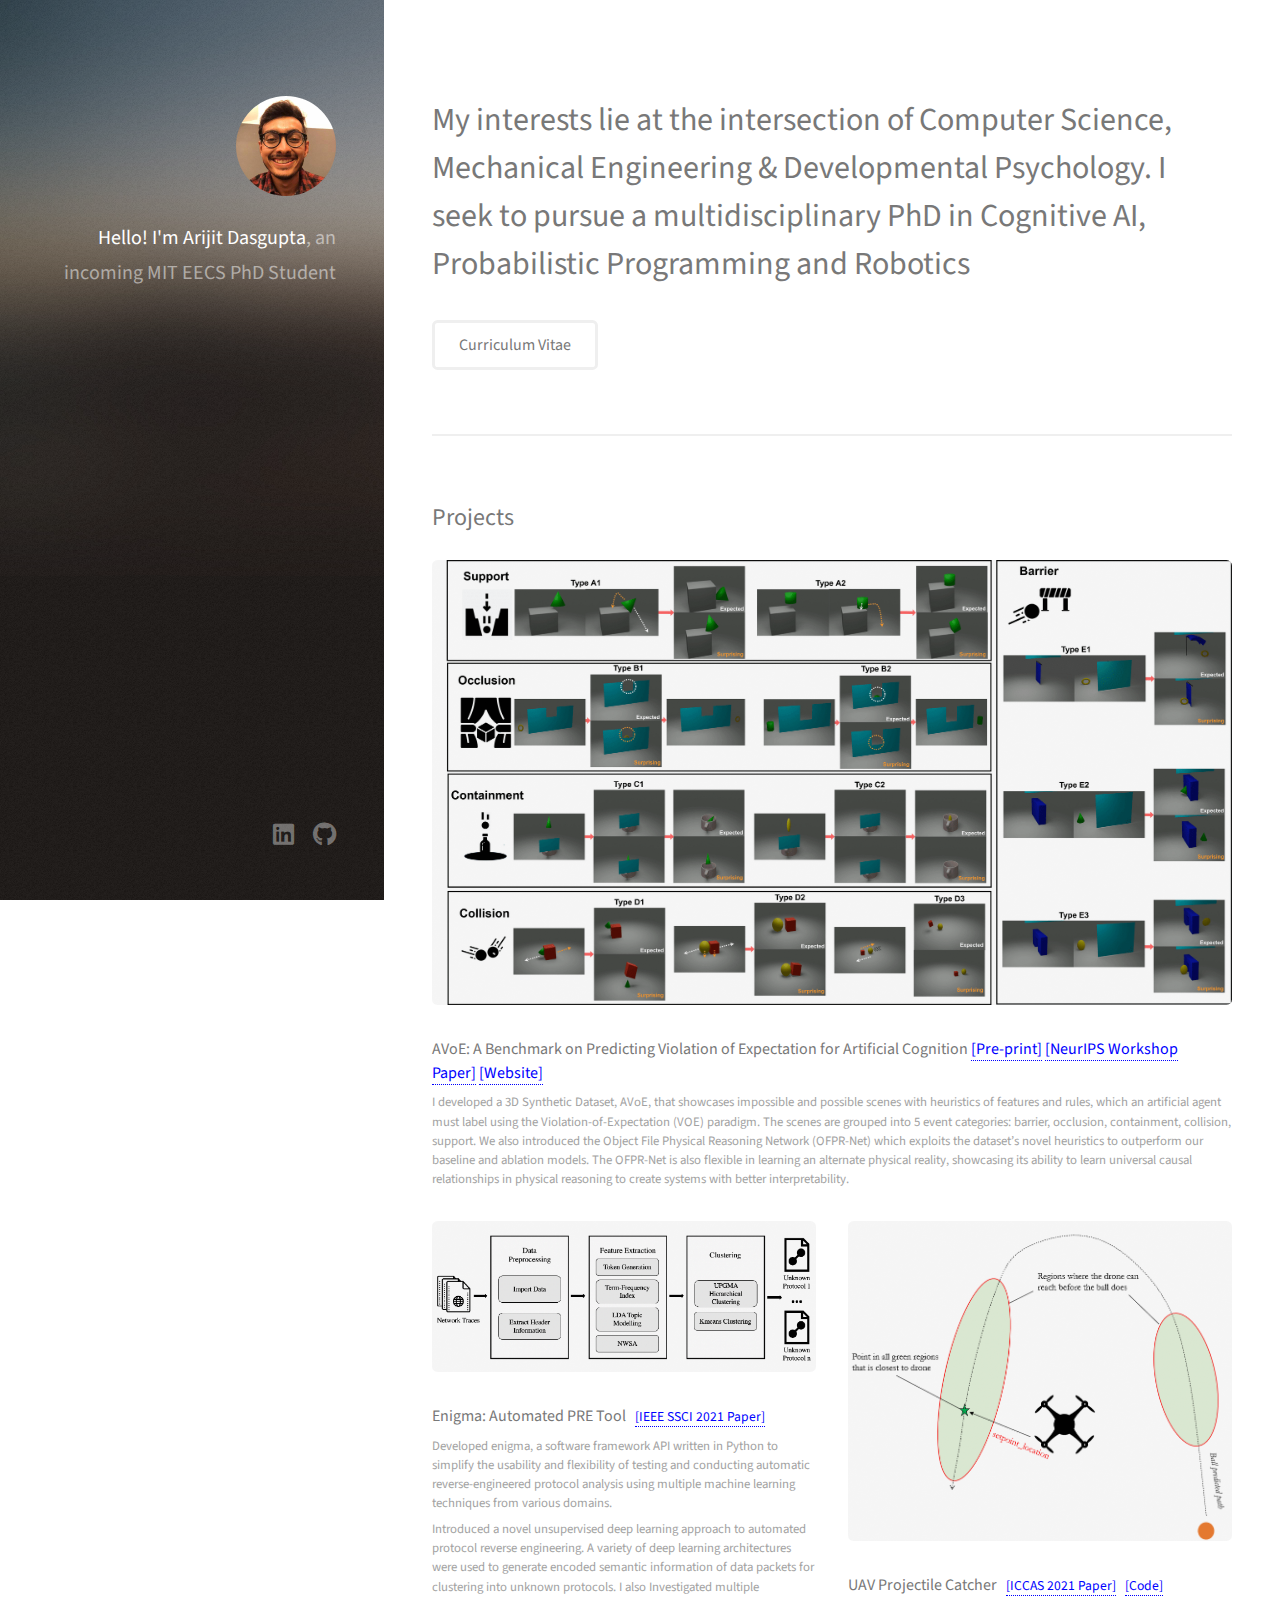
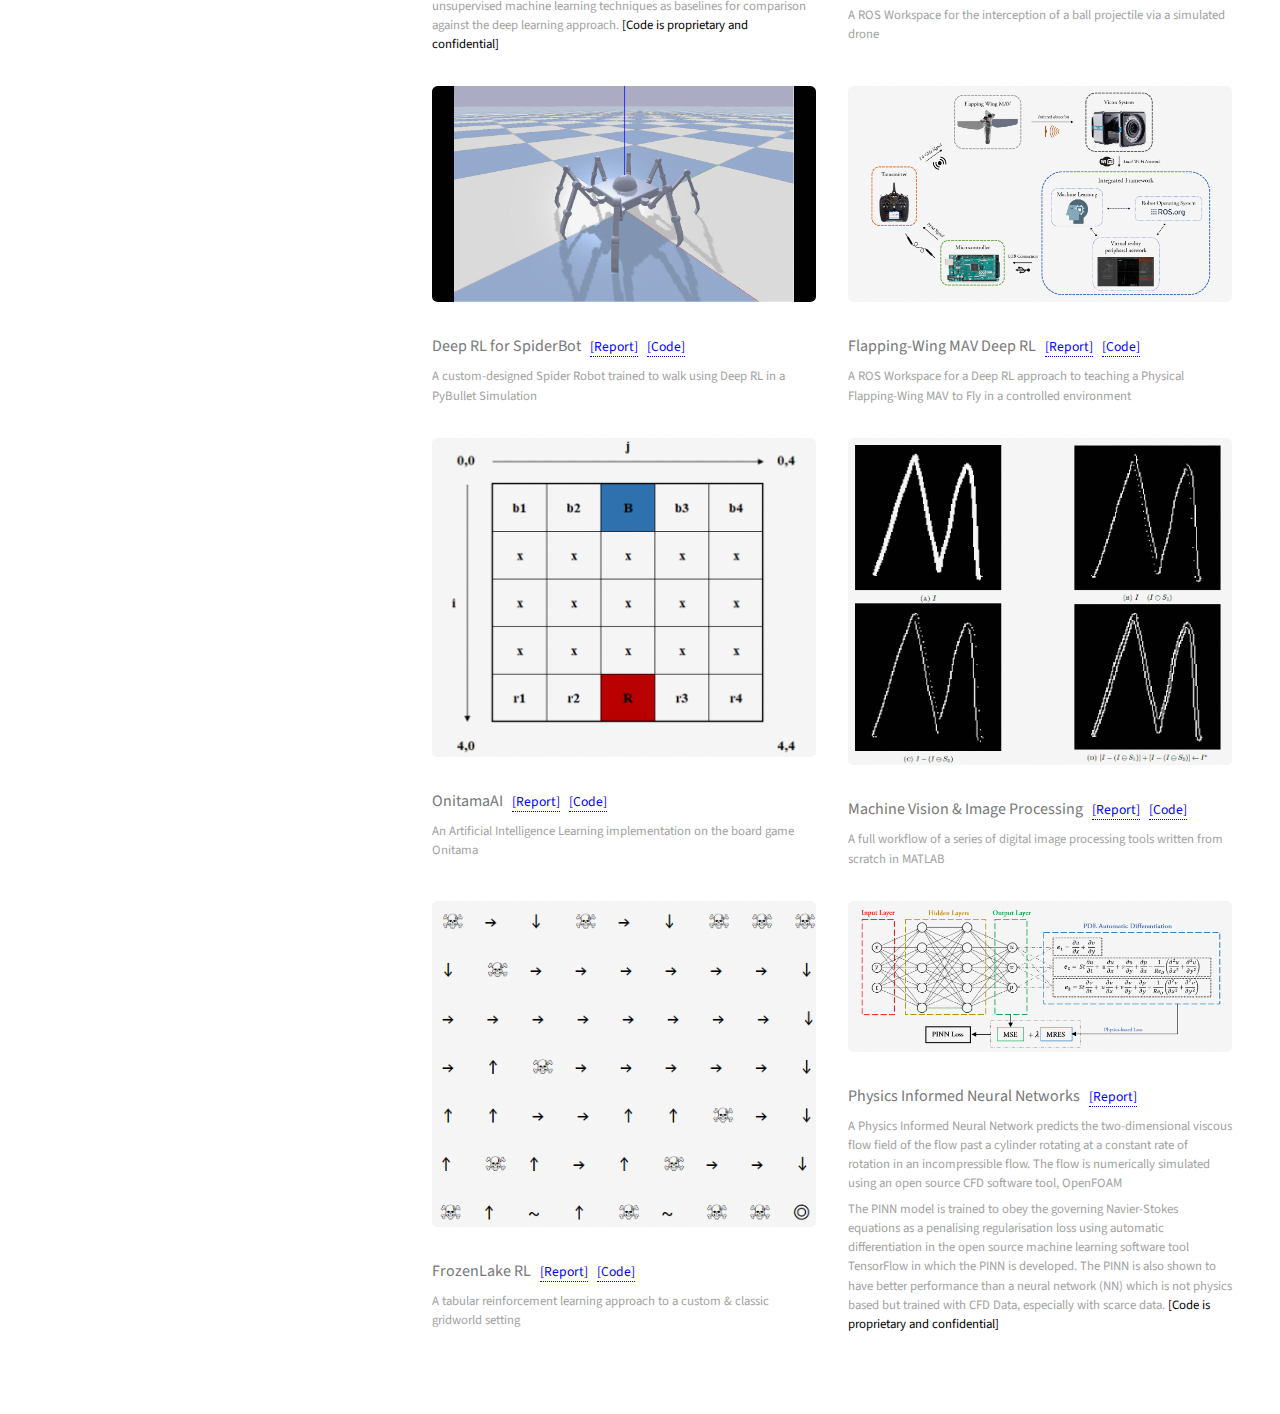
<file: index.html>
<!DOCTYPE HTML>
<!--
	Strata by HTML5 UP
	html5up.net | @ajlkn
	Free for personal and commercial use under the CCA 3.0 license (html5up.net/license)
-->
<html>
	<head>
		<title>Arijit Dasgupta</title>
		<meta charset="utf-8" />
		<meta name="viewport" content="width=device-width, initial-scale=1, user-scalable=no" />
		<link rel="stylesheet" href="assets/css/main.css" />
	</head>
	<body class="is-preload">

		<!-- Header -->
			<header id="header">
				<div class="inner">
					<a href="#" class="image avatar"><img src="images/avatar.jpg" alt="" /></a>
					<h1><strong>Hello! I'm Arijit Dasgupta</strong>, an incoming MIT EECS PhD Student</h1>
				</div>
			</header>

		<!-- Main -->
			<div id="main">

				<!-- One -->
					<section id="one">
						<header class="major">
							<h2>My interests lie at the intersection of Computer Science, Mechanical Engineering & Developmental Psychology. I seek to pursue a multidisciplinary PhD in Cognitive AI, Probabilistic Programming and Robotics</h2>
						</header>
						<ul class="actions">
							<li><a href="pdf/ArijitDasgupta_Academic_CV.pdf" class="button">Curriculum Vitae </a></li>
						</ul>
						<p></p>
					</section>

				<!-- Two -->
					<section id="two">
						<h2>Projects</h2>
						<div class="row">
							<article class="col-12 col-12-xsmall work-item">
								<a class="special"><img src="images/avoe_diagram.png" alt="" /></a>
								<h3> AVoE: A Benchmark on Predicting Violation of Expectation for Artificial Cognition <a href="https://arxiv.org/abs/2111.08826" style='font-size:1em; color:blue; text-decoration:none'>[Pre-print]</a>&nbsp<a href="https://arxiv.org/abs/2110.05836" style='font-size:1em; color:blue; text-decoration:none'>[NeurIPS Workshop Paper]</a>&nbsp<a href="sites/voe.html" style='font-size:1em; color:blue; text-decoration:none'>[Website]</a></h3>
								<p>I developed a 3D Synthetic Dataset, AVoE, that showcases impossible and possible scenes with heuristics of features and rules, which an artificial agent must label using the Violation-of-Expectation (VOE) paradigm. The scenes are grouped into 5 event categories: barrier, occlusion, containment, collision, support. We also introduced the Object File Physical Reasoning Network (OFPR-Net) which exploits the dataset’s novel heuristics to outperform our baseline and ablation models. The OFPR-Net is also flexible in learning an alternate physical reality, showcasing its ability to learn universal causal relationships in physical reasoning to create systems with better interpretability.</p>
							</article>							

							<article class="col-6 col-12-xsmall work-item">
								<a href="pdf/IEEE_SSCI_2021_Conference_Paper.pdf" class="special"><img src="images/enigma_workflow.png" alt="" /></a>
								<h3>Enigma: Automated PRE Tool &nbsp&nbsp<a href="pdf/IEEE_SSCI_2021_Conference_Paper.pdf" style='font-size:0.85em; color:blue; text-decoration:none'>[IEEE SSCI 2021 Paper]</a></h3>
								<p>Developed enigma, a software framework API written in Python to simplify the usability and
								flexibility of testing and conducting automatic reverse-engineered protocol analysis using multiple
								machine learning techniques from various domains.</p>
								<p style='padding-top: 0.5em'>Introduced a novel unsupervised deep learning approach to automated protocol reverse engineering.
								A variety of deep learning architectures were used to generate encoded semantic information of data
								packets for clustering into unknown protocols. I also Investigated multiple unsupervised machine learning techniques as baselines for comparison against the deep learning approach. <span style='font-size:1em; color:black; text-decoration:none'>[Code is proprietary and confidential]</span></p>							
							</article>

							<article class="col-6 col-12-xsmall work-item">
								<a href="https://github.com/arijitnoobstar/UAVProjectileCatcher" class="special"><img src="images/method2.png" alt="" /></a>
								<h3>UAV Projectile Catcher &nbsp&nbsp<a href="pdf/_ICCAS2021__Ball_catching_drone_with_Jasper_et_al.pdf" style='font-size:0.85em; color:blue; text-decoration:none'>[ICCAS 2021 Paper]</a> &nbsp&nbsp<a href="https://github.com/arijitnoobstar/UAVProjectileCatcher" style='font-size:0.85em; color:blue; text-decoration:none'>[Code]</a></h3>
								<p>A ROS Workspace for the interception of a ball projectile via a simulated drone</p>
							</article>

							<article class="col-6 col-12-xsmall work-item">
								<a href="https://github.com/arijitnoobstar/SpiderBot_DeepRL" class="special"><img src="images/spiderbot.jpg" alt="" /></a>
								<h3>Deep RL for SpiderBot &nbsp&nbsp<a href="pdf/SpiderBot_Report.pdf" style='font-size:0.85em; color:blue; text-decoration:none'>[Report]</a> &nbsp&nbsp<a href="https://github.com/arijitnoobstar/SpiderBot_DeepRL" style='font-size:0.85em; color:blue; text-decoration:none'>[Code]</a></h3>
								<p>A custom-designed Spider Robot trained to walk using Deep RL in a PyBullet Simulation</p>
							</article>
							<article class="col-6 col-12-xsmall work-item">
								<a href="https://github.com/arijitnoobstar/Flapping-Wing-MAV_DeepRL" class="special"><img src="images/InformationFlow.png" alt="" /></a>
								<h3>Flapping-Wing MAV Deep RL &nbsp&nbsp<a href="pdf/FWMAV_DeepRL_Final.pdf" style='font-size:0.85em; color:blue; text-decoration:none'>[Report]</a> &nbsp&nbsp<a href="https://github.com/arijitnoobstar/Flapping-Wing-MAV_DeepRL" style='font-size:0.85em; color:blue; text-decoration:none'>[Code]</a></h3>
								<p>A ROS Workspace for a Deep RL approach to teaching a Physical Flapping-Wing MAV to Fly in a controlled environment</p>
							</article>
							<article class="col-6 col-12-xsmall work-item">
								<a href="https://github.com/arijitnoobstar/OnitamaAI" class="special"><img src="images/onitama_board.png" alt="" /></a>
								<h3>OnitamaAI &nbsp&nbsp<a href="pdf/DeepRL_Report.pdf" style='font-size:0.85em; color:blue; text-decoration:none'>[Report]</a> &nbsp&nbsp<a href="https://github.com/arijitnoobstar/OnitamaAI" style='font-size:0.85em; color:blue; text-decoration:none'>[Code]</a></h3>
								<p>An Artificial Intelligence Learning implementation on the board game Onitama</p>
							</article>


							<article class="col-6 col-12-xsmall work-item">
								<a href="https://github.com/arijitnoobstar/MachineVision_ImageProcessing" class="special"><img src="images/erosion_edge_detection.png" alt="" /></a>
								<h3>Machine Vision & Image Processing &nbsp&nbsp<a href="pdf/image_processing_report.pdf" style='font-size:0.85em; color:blue; text-decoration:none'>[Report]</a> &nbsp&nbsp<a href="https://github.com/arijitnoobstar/MachineVision_ImageProcessing" style='font-size:0.85em; color:blue; text-decoration:none'>[Code]</a></h3>
								<p>A full workflow of a series of digital image processing tools written from scratch in MATLAB</p>
							</article>
							<article class="col-6 col-12-xsmall work-item">
								<a href="https://github.com/arijitnoobstar/FrozenLake_RL" class="special"><img src="images/10by10policy.png" alt="" /></a>
								<h3>FrozenLake RL &nbsp&nbsp<a href="pdf/FrozenLake_RL_Report.pdf" style='font-size:0.85em; color:blue; text-decoration:none'>[Report]</a> &nbsp&nbsp<a href="https://github.com/arijitnoobstar/FrozenLake_RL" style='font-size:0.85em; color:blue; text-decoration:none'>[Code]</a></h3>
								<p>A tabular reinforcement learning approach to a custom & classic gridworld setting</p>
							</article>

							<article class="col-6 col-12-xsmall work-item">
								<a href="pdf/pinn.pdf" class="special"><img src="images/PINN.png" alt="" /></a>
								<h3>Physics Informed Neural Networks &nbsp&nbsp<a href="pdf/pinn.pdf" style='font-size:0.85em; color:blue; text-decoration:none'>[Report]</a></h3>
								<p>A Physics Informed Neural Network predicts the two-dimensional viscous flow field of the flow past a cylinder rotating at a constant rate of rotation in an incompressible flow. The flow is numerically simulated using an open source CFD software tool, OpenFOAM</p> 
								<p style='padding-top: 0.5em'>
								The PINN model is trained to obey the governing Navier-Stokes equations as a penalising regularisation loss using automatic differentiation in the open source machine learning software tool TensorFlow in which the PINN is developed. The PINN is also shown to have better performance than a neural network (NN) which is not physics based but trained with CFD Data, especially with scarce data. <span style='font-size:1em; color:black; text-decoration:none'>[Code is proprietary and confidential]</span></p>
							</article>						
						</div>
					</section>

				<!-- Three 
					<section id="three">
						<h2>Get In Touch</h2>
						<p>Accumsan pellentesque commodo blandit enim arcu non at amet id arcu magna. Accumsan orci faucibus id eu lorem semper nunc nisi lorem vulputate lorem neque lorem ipsum dolor.</p>
						<div class="row">
							<div class="col-8 col-12-small">
								<form method="post" action="#">
									<div class="row gtr-uniform gtr-50">
										<div class="col-6 col-12-xsmall"><input type="text" name="name" id="name" placeholder="Name" /></div>
										<div class="col-6 col-12-xsmall"><input type="email" name="email" id="email" placeholder="Email" /></div>
										<div class="col-12"><textarea name="message" id="message" placeholder="Message" rows="4"></textarea></div>
									</div>
								</form>
								<ul class="actions">
									<li><input type="submit" value="Send Message" /></li>
								</ul>
							</div>
							<div class="col-4 col-12-small">
								<ul class="labeled-icons">
									<li>
										<h3 class="icon solid fa-home"><span class="label">Address</span></h3>
										1234 Somewhere Rd.<br />
										Nashville, TN 00000<br />
										United States
									</li>
									<li>
										<h3 class="icon solid fa-mobile-alt"><span class="label">Phone</span></h3>
										000-000-0000
									</li>
									<li>
										<h3 class="icon solid fa-envelope"><span class="label">Email</span></h3>
										<a href="#">hello@untitled.tld</a>
									</li>
								</ul>
							</div>
						</div>
					</section>
				-->
				<!-- Four -->
				<!--
					<section id="four">
						<h2>Elements</h2>

						<section>
							<h4>Text</h4>
							<p>This is <b>bold</b> and this is <strong>strong</strong>. This is <i>italic</i> and this is <em>emphasized</em>.
							This is <sup>superscript</sup> text and this is <sub>subscript</sub> text.
							This is <u>underlined</u> and this is code: <code>for (;;) { ... }</code>. Finally, <a href="#">this is a link</a>.</p>
							<hr />
							<header>
								<h4>Heading with a Subtitle</h4>
								<p>Lorem ipsum dolor sit amet nullam id egestas urna aliquam</p>
							</header>
							<p>Nunc lacinia ante nunc ac lobortis. Interdum adipiscing gravida odio porttitor sem non mi integer non faucibus ornare mi ut ante amet placerat aliquet. Volutpat eu sed ante lacinia sapien lorem accumsan varius montes viverra nibh in adipiscing blandit tempus accumsan.</p>
							<header>
								<h5>Heading with a Subtitle</h5>
								<p>Lorem ipsum dolor sit amet nullam id egestas urna aliquam</p>
							</header>
							<p>Nunc lacinia ante nunc ac lobortis. Interdum adipiscing gravida odio porttitor sem non mi integer non faucibus ornare mi ut ante amet placerat aliquet. Volutpat eu sed ante lacinia sapien lorem accumsan varius montes viverra nibh in adipiscing blandit tempus accumsan.</p>
							<hr />
							<h2>Heading Level 2</h2>
							<h3>Heading Level 3</h3>
							<h4>Heading Level 4</h4>
							<h5>Heading Level 5</h5>
							<h6>Heading Level 6</h6>
							<hr />
							<h5>Blockquote</h5>
							<blockquote>Fringilla nisl. Donec accumsan interdum nisi, quis tincidunt felis sagittis eget tempus euismod. Vestibulum ante ipsum primis in faucibus vestibulum. Blandit adipiscing eu felis iaculis volutpat ac adipiscing accumsan faucibus. Vestibulum ante ipsum primis in faucibus lorem ipsum dolor sit amet nullam adipiscing eu felis.</blockquote>
							<h5>Preformatted</h5>
							<pre><code>i = 0;

while (!deck.isInOrder()) {
print 'Iteration ' + i;
deck.shuffle();
i++;
}

print 'It took ' + i + ' iterations to sort the deck.';</code></pre>
						</section>

						<section>
							<h4>Lists</h4>
							<div class="row">
								<div class="col-6 col-12-xsmall">
									<h5>Unordered</h5>
									<ul>
										<li>Dolor pulvinar etiam magna etiam.</li>
										<li>Sagittis adipiscing lorem eleifend.</li>
										<li>Felis enim feugiat dolore viverra.</li>
									</ul>
									<h5>Alternate</h5>
									<ul class="alt">
										<li>Dolor pulvinar etiam magna etiam.</li>
										<li>Sagittis adipiscing lorem eleifend.</li>
										<li>Felis enim feugiat dolore viverra.</li>
									</ul>
								</div>
								<div class="col-6 col-12-xsmall">
									<h5>Ordered</h5>
									<ol>
										<li>Dolor pulvinar etiam magna etiam.</li>
										<li>Etiam vel felis at lorem sed viverra.</li>
										<li>Felis enim feugiat dolore viverra.</li>
										<li>Dolor pulvinar etiam magna etiam.</li>
										<li>Etiam vel felis at lorem sed viverra.</li>
										<li>Felis enim feugiat dolore viverra.</li>
									</ol>
									<h5>Icons</h5>
									<ul class="icons">
										<li><a href="#" class="icon brands fa-twitter"><span class="label">Twitter</span></a></li>
										<li><a href="#" class="icon brands fa-facebook-f"><span class="label">Facebook</span></a></li>
										<li><a href="#" class="icon brands fa-instagram"><span class="label">Instagram</span></a></li>
										<li><a href="#" class="icon brands fa-github"><span class="label">Github</span></a></li>
										<li><a href="#" class="icon brands fa-dribbble"><span class="label">Dribbble</span></a></li>
										<li><a href="#" class="icon brands fa-tumblr"><span class="label">Tumblr</span></a></li>
									</ul>
								</div>
							</div>
							<h5>Actions</h5>
							<ul class="actions">
								<li><a href="#" class="button primary">Default</a></li>
								<li><a href="#" class="button">Default</a></li>
							</ul>
							<ul class="actions small">
								<li><a href="#" class="button primary small">Small</a></li>
								<li><a href="#" class="button small">Small</a></li>
							</ul>
							<div class="row">
								<div class="col-6 col-12-small">
									<ul class="actions stacked">
										<li><a href="#" class="button primary">Default</a></li>
										<li><a href="#" class="button">Default</a></li>
									</ul>
								</div>
								<div class="col-6 col-12-small">
									<ul class="actions stacked">
										<li><a href="#" class="button primary small">Small</a></li>
										<li><a href="#" class="button small">Small</a></li>
									</ul>
								</div>
								<div class="col-6 col-12-small">
									<ul class="actions stacked">
										<li><a href="#" class="button primary fit">Default</a></li>
										<li><a href="#" class="button fit">Default</a></li>
									</ul>
								</div>
								<div class="col-6 col-12-small">
									<ul class="actions stacked">
										<li><a href="#" class="button primary small fit">Small</a></li>
										<li><a href="#" class="button small fit">Small</a></li>
									</ul>
								</div>
							</div>
						</section>

						<section>
							<h4>Table</h4>
							<h5>Default</h5>
							<div class="table-wrapper">
								<table>
									<thead>
										<tr>
											<th>Name</th>
											<th>Description</th>
											<th>Price</th>
										</tr>
									</thead>
									<tbody>
										<tr>
											<td>Item One</td>
											<td>Ante turpis integer aliquet porttitor.</td>
											<td>29.99</td>
										</tr>
										<tr>
											<td>Item Two</td>
											<td>Vis ac commodo adipiscing arcu aliquet.</td>
											<td>19.99</td>
										</tr>
										<tr>
											<td>Item Three</td>
											<td> Morbi faucibus arcu accumsan lorem.</td>
											<td>29.99</td>
										</tr>
										<tr>
											<td>Item Four</td>
											<td>Vitae integer tempus condimentum.</td>
											<td>19.99</td>
										</tr>
										<tr>
											<td>Item Five</td>
											<td>Ante turpis integer aliquet porttitor.</td>
											<td>29.99</td>
										</tr>
									</tbody>
									<tfoot>
										<tr>
											<td colspan="2"></td>
											<td>100.00</td>
										</tr>
									</tfoot>
								</table>
							</div>

							<h5>Alternate</h5>
							<div class="table-wrapper">
								<table class="alt">
									<thead>
										<tr>
											<th>Name</th>
											<th>Description</th>
											<th>Price</th>
										</tr>
									</thead>
									<tbody>
										<tr>
											<td>Item One</td>
											<td>Ante turpis integer aliquet porttitor.</td>
											<td>29.99</td>
										</tr>
										<tr>
											<td>Item Two</td>
											<td>Vis ac commodo adipiscing arcu aliquet.</td>
											<td>19.99</td>
										</tr>
										<tr>
											<td>Item Three</td>
											<td> Morbi faucibus arcu accumsan lorem.</td>
											<td>29.99</td>
										</tr>
										<tr>
											<td>Item Four</td>
											<td>Vitae integer tempus condimentum.</td>
											<td>19.99</td>
										</tr>
										<tr>
											<td>Item Five</td>
											<td>Ante turpis integer aliquet porttitor.</td>
											<td>29.99</td>
										</tr>
									</tbody>
									<tfoot>
										<tr>
											<td colspan="2"></td>
											<td>100.00</td>
										</tr>
									</tfoot>
								</table>
							</div>
						</section>

						<section>
							<h4>Buttons</h4>
							<ul class="actions">
								<li><a href="#" class="button primary">Primary</a></li>
								<li><a href="#" class="button">Default</a></li>
							</ul>
							<ul class="actions">
								<li><a href="#" class="button large">Large</a></li>
								<li><a href="#" class="button">Default</a></li>
								<li><a href="#" class="button small">Small</a></li>
							</ul>
							<ul class="actions fit">
								<li><a href="#" class="button primary fit">Fit</a></li>
								<li><a href="#" class="button fit">Fit</a></li>
							</ul>
							<ul class="actions fit small">
								<li><a href="#" class="button primary fit small">Fit + Small</a></li>
								<li><a href="#" class="button fit small">Fit + Small</a></li>
							</ul>
							<ul class="actions">
								<li><a href="#" class="button primary icon solid fa-download">Icon</a></li>
								<li><a href="#" class="button icon solid fa-download">Icon</a></li>
							</ul>
							<ul class="actions">
								<li><span class="button primary disabled">Primary</span></li>
								<li><span class="button disabled">Default</span></li>
							</ul>
						</section>

						<section>
							<h4>Form</h4>
							<form method="post" action="#">
								<div class="row gtr-uniform gtr-50">
									<div class="col-6 col-12-xsmall">
										<input type="text" name="demo-name" id="demo-name" value="" placeholder="Name" />
									</div>
									<div class="col-6 col-12-xsmall">
										<input type="email" name="demo-email" id="demo-email" value="" placeholder="Email" />
									</div>
									<div class="col-12">
										<select name="demo-category" id="demo-category">
											<option value="">- Category -</option>
											<option value="1">Manufacturing</option>
											<option value="1">Shipping</option>
											<option value="1">Administration</option>
											<option value="1">Human Resources</option>
										</select>
									</div>
									<div class="col-4 col-12-small">
										<input type="radio" id="demo-priority-low" name="demo-priority" checked>
										<label for="demo-priority-low">Low Priority</label>
									</div>
									<div class="col-4 col-12-small">
										<input type="radio" id="demo-priority-normal" name="demo-priority">
										<label for="demo-priority-normal">Normal Priority</label>
									</div>
									<div class="col-4 col-12-small">
										<input type="radio" id="demo-priority-high" name="demo-priority">
										<label for="demo-priority-high">High Priority</label>
									</div>
									<div class="col-6 col-12-small">
										<input type="checkbox" id="demo-copy" name="demo-copy">
										<label for="demo-copy">Email me a copy of this message</label>
									</div>
									<div class="col-6 col-12-small">
										<input type="checkbox" id="demo-human" name="demo-human" checked>
										<label for="demo-human">I am a human and not a robot</label>
									</div>
									<div class="col-12">
										<textarea name="demo-message" id="demo-message" placeholder="Enter your message" rows="6"></textarea>
									</div>
									<div class="col-12">
										<ul class="actions">
											<li><input type="submit" value="Send Message" class="primary" /></li>
											<li><input type="reset" value="Reset" /></li>
										</ul>
									</div>
								</div>
							</form>
						</section>

						<section>
							<h4>Image</h4>
							<h5>Fit</h5>
							<div class="box alt">
								<div class="row gtr-50 gtr-uniform">
									<div class="col-12"><span class="image fit"><img src="images/fulls/05.jpg" alt="" /></span></div>
									<div class="col-4"><span class="image fit"><img src="images/thumbs/01.jpg" alt="" /></span></div>
									<div class="col-4"><span class="image fit"><img src="images/thumbs/02.jpg" alt="" /></span></div>
									<div class="col-4"><span class="image fit"><img src="images/thumbs/03.jpg" alt="" /></span></div>
									<div class="col-4"><span class="image fit"><img src="images/thumbs/04.jpg" alt="" /></span></div>
									<div class="col-4"><span class="image fit"><img src="images/thumbs/05.jpg" alt="" /></span></div>
									<div class="col-4"><span class="image fit"><img src="images/thumbs/06.jpg" alt="" /></span></div>
									<div class="col-4"><span class="image fit"><img src="images/thumbs/03.jpg" alt="" /></span></div>
									<div class="col-4"><span class="image fit"><img src="images/thumbs/02.jpg" alt="" /></span></div>
									<div class="col-4"><span class="image fit"><img src="images/thumbs/01.jpg" alt="" /></span></div>
								</div>
							</div>
							<h5>Left &amp; Right</h5>
							<p><span class="image left"><img src="images/avatar.jpg" alt="" /></span>Fringilla nisl. Donec accumsan interdum nisi, quis tincidunt felis sagittis eget. tempus euismod. Vestibulum ante ipsum primis in faucibus vestibulum. Blandit adipiscing eu felis iaculis volutpat ac adipiscing accumsan eu faucibus. Integer ac pellentesque praesent tincidunt felis sagittis eget. tempus euismod. Vestibulum ante ipsum primis in faucibus vestibulum. Blandit adipiscing eu felis iaculis volutpat ac adipiscing accumsan eu faucibus. Integer ac pellentesque praesent. Donec accumsan interdum nisi, quis tincidunt felis sagittis eget. tempus euismod. Vestibulum ante ipsum primis in faucibus vestibulum. Blandit adipiscing eu felis iaculis volutpat ac adipiscing accumsan eu faucibus. Integer ac pellentesque praesent tincidunt felis sagittis eget. tempus euismod. Vestibulum ante ipsum primis in faucibus vestibulum. Blandit adipiscing eu felis iaculis volutpat ac adipiscing accumsan eu faucibus. Integer ac pellentesque praesent.</p>
							<p><span class="image right"><img src="images/avatar.jpg" alt="" /></span>Fringilla nisl. Donec accumsan interdum nisi, quis tincidunt felis sagittis eget. tempus euismod. Vestibulum ante ipsum primis in faucibus vestibulum. Blandit adipiscing eu felis iaculis volutpat ac adipiscing accumsan eu faucibus. Integer ac pellentesque praesent tincidunt felis sagittis eget. tempus euismod. Vestibulum ante ipsum primis in faucibus vestibulum. Blandit adipiscing eu felis iaculis volutpat ac adipiscing accumsan eu faucibus. Integer ac pellentesque praesent. Donec accumsan interdum nisi, quis tincidunt felis sagittis eget. tempus euismod. Vestibulum ante ipsum primis in faucibus vestibulum. Blandit adipiscing eu felis iaculis volutpat ac adipiscing accumsan eu faucibus. Integer ac pellentesque praesent tincidunt felis sagittis eget. tempus euismod. Vestibulum ante ipsum primis in faucibus vestibulum. Blandit adipiscing eu felis iaculis volutpat ac adipiscing accumsan eu faucibus. Integer ac pellentesque praesent.</p>
						</section>

					</section>
				-->

			</div>

		<!-- Footer -->
			<footer id="footer">
				<div class="inner">
					<ul class="icons">
						<li><a href="https://linkedin.com/in/arijitdasgupta97" class="icon brands fa-linkedin"><span class="label">LinkedIN</span></a></li>
						<li><a href="https://github.com/arijitnoobstar" class="icon brands fa-github"><span class="label">Github</span></a></li>
					</ul>
				</div>
			</footer>

		<!-- Scripts -->
			<script src="assets/js/jquery.min.js"></script>
			<script src="assets/js/jquery.poptrox.min.js"></script>
			<script src="assets/js/browser.min.js"></script>
			<script src="assets/js/breakpoints.min.js"></script>
			<script src="assets/js/util.js"></script>
			<script src="assets/js/main.js"></script>

	</body>
</html>
</file>
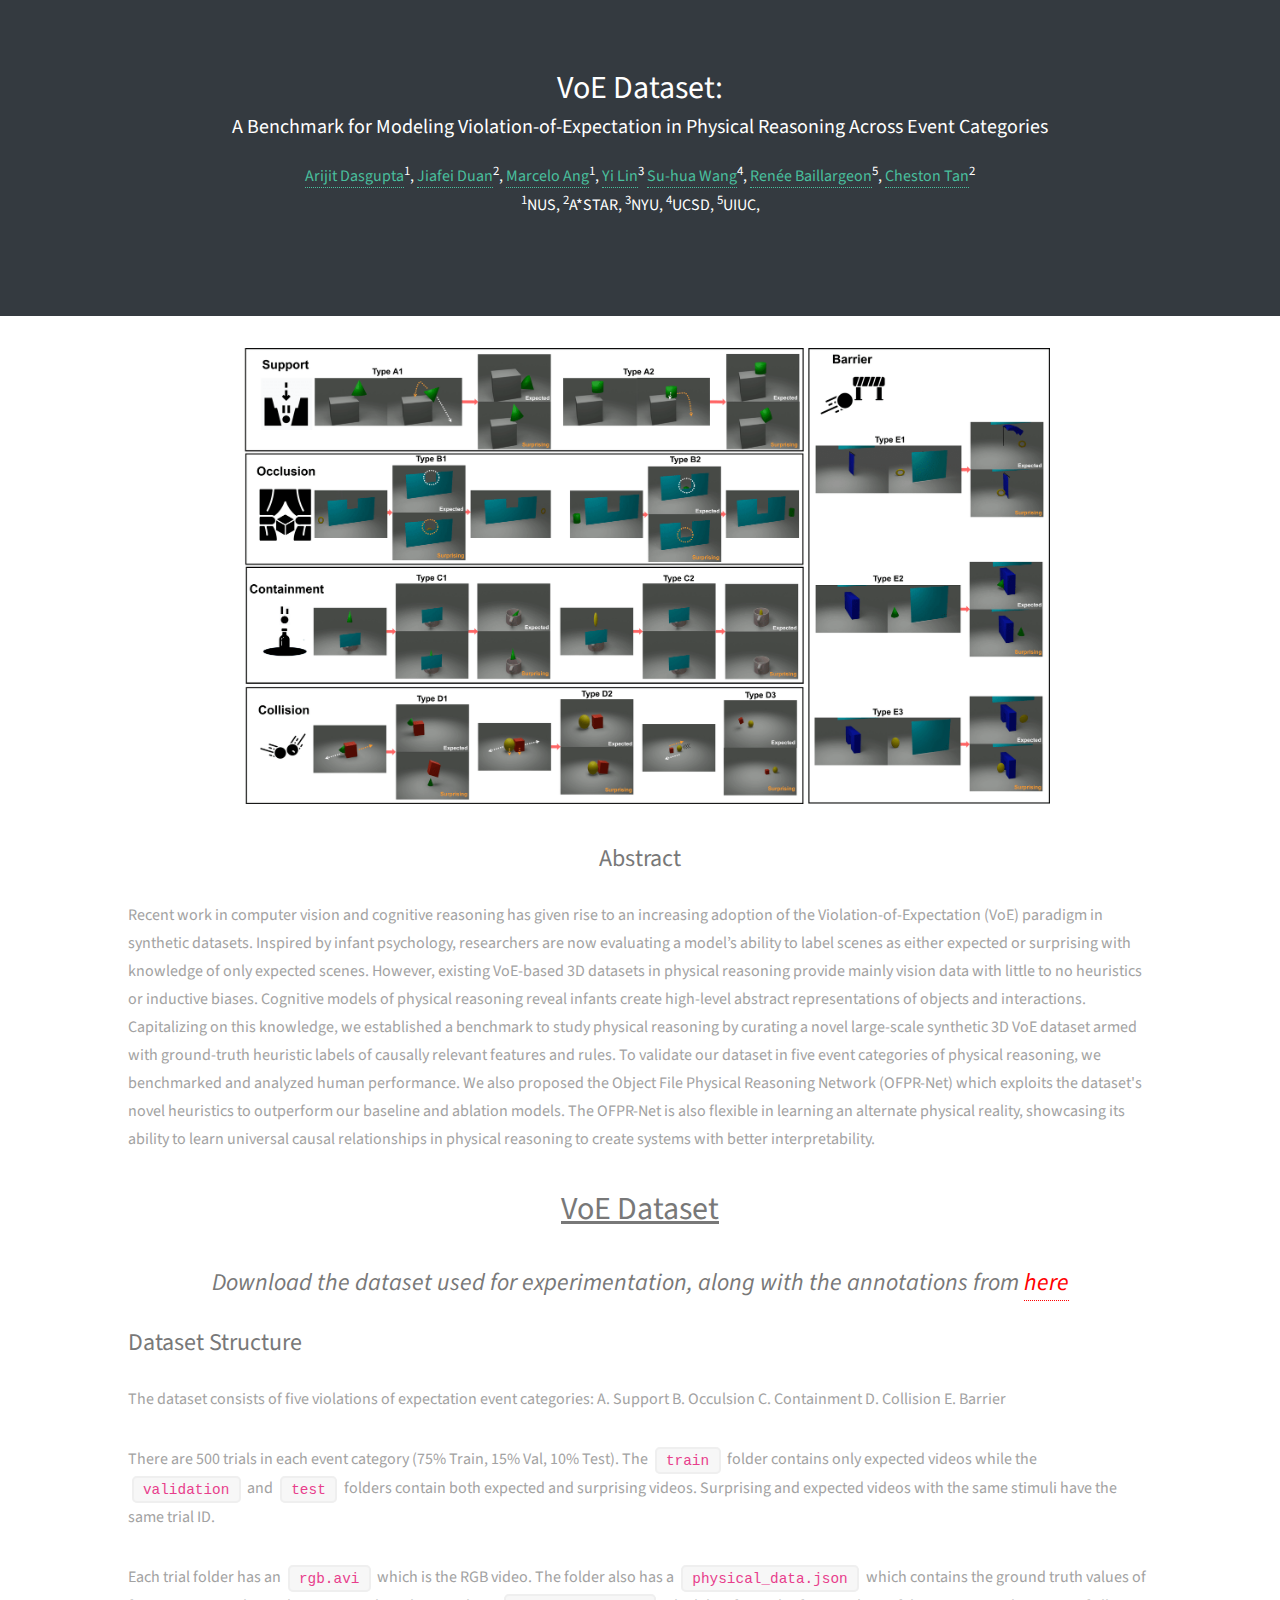
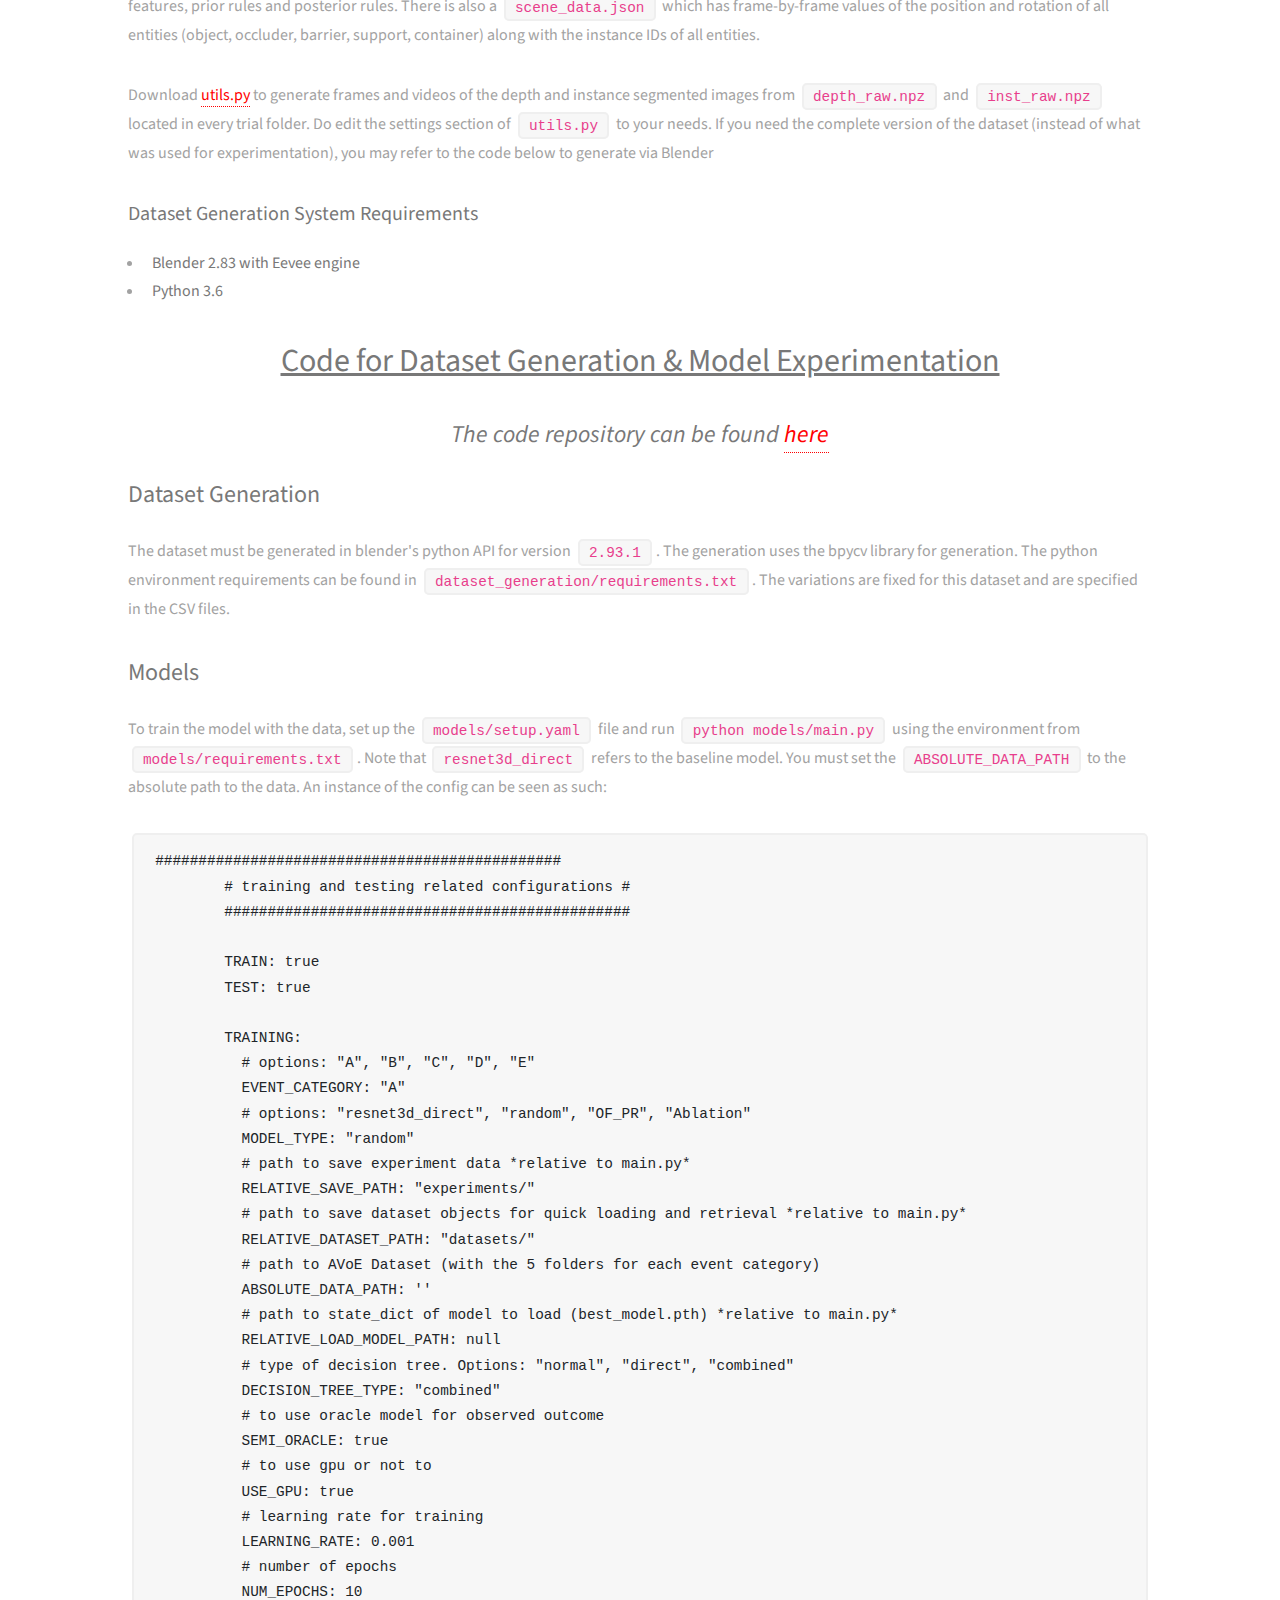
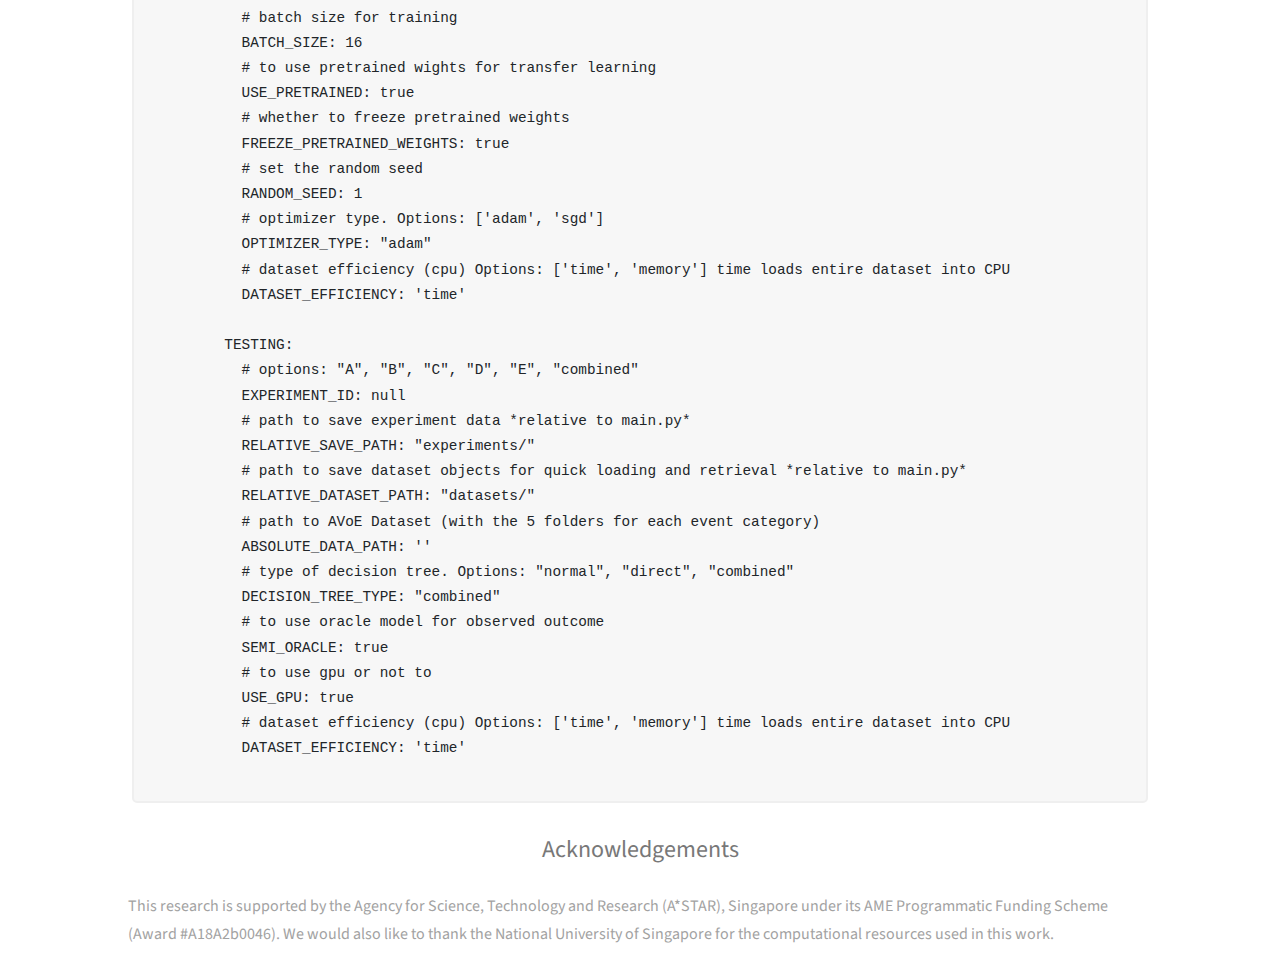
<file: sites/voe.html>
<!DOCTYPE html>
<html lang="en"><head>
  <title>VoE Dataset</title>
  <meta charset="utf-8">
  <meta name="viewport" content="width=device-width, initial-scale=1">
  <link rel="stylesheet" href="https://maxcdn.bootstrapcdn.com/bootstrap/4.0.0/css/bootstrap.min.css">
  <script src="https://ajax.googleapis.com/ajax/libs/jquery/3.6.0/jquery.min.js"></script>
  <script src="https://maxcdn.bootstrapcdn.com/bootstrap/4.0.0/js/bootstrap.min.js"></script>

  <link rel="stylesheet" href="../assets/css/main.css">
  <style type="text/css">
  	
  img.avoe {
  height: 80%;
  width: 80%;
  }
  </style>

</head>
<body>

<div class="jumbotron jumbotron-fluid bg-dark">
  <div class="container text-center">
    <h1 style="color:white;margin-bottom:0;">VoE Dataset:</h1>
    <h3 style="color:white;margin-top:0;">A Benchmark for Modeling Violation-of-Expectation in Physical Reasoning Across Event Categories
</h3>
    <p style="color:white"><a href="https://www.linkedin.com/in/arijitdasgupta97/">Arijit Dasgupta</a><sup>1</sup>, <a href="https://duanjiafei.com/">Jiafei Duan</a><sup>2</sup>, 
      <a href="https://cde.nus.edu.sg/me/staff/ang-jr-marcelo-h/">Marcelo Ang</a><sup>1</sup>, <a href="https://www.labdevelopingmind.com/team">Yi Lin</a><sup>3</sup>
      <a href="https://psychology.ucsc.edu/faculty/index.php?uid=suhua">Su-hua Wang</a><sup>4</sup>, <a href="https://psychology.illinois.edu/directory/profile/rbaillar">Renée Baillargeon</a><sup>5</sup>, <a href="https://scholar.google.com.sg/citations?user=Up0UYEYAAAAJ&hl=en">Cheston Tan</a><sup>2</sup>
      <br><sup>1</sup>NUS, <sup>2</sup>A*STAR, <sup>3</sup>NYU, <sup>4</sup>UCSD, <sup>5</sup>UIUC, </p>
  </div>
</div>



<div style="margin-right:10%;margin-left:10%">

	<center>
	<img class="avoe" src="../images/avoe_diagram.png" class="img-fluid" alt="Responsive image">
	</center> 
	<br>

	<h2 style="text-align:center">Abstract</h2>
	<p>Recent work in computer vision and cognitive reasoning has given rise to an increasing adoption of the Violation-of-Expectation (VoE) paradigm in synthetic datasets. Inspired by infant psychology, researchers are now evaluating a model’s ability to label scenes as either expected or surprising with knowledge of only expected scenes. However, existing VoE-based 3D datasets in physical reasoning provide mainly vision data with little to no heuristics or inductive biases. Cognitive models of physical reasoning reveal infants create high-level abstract representations of objects and interactions. Capitalizing on this knowledge, we established a benchmark to study physical reasoning by curating a novel large-scale synthetic 3D VoE dataset armed with ground-truth heuristic labels of causally relevant features and rules. To validate our dataset in five event categories of physical reasoning, we benchmarked and analyzed human performance. We also proposed the Object File Physical Reasoning Network (OFPR-Net) which exploits the dataset's novel heuristics to outperform our baseline and ablation models. The OFPR-Net is also flexible in learning an alternate physical reality, showcasing its ability to learn universal causal relationships in physical reasoning to create systems with better interpretability.</p>


	<h1 style="text-align:center;color:black"><b><u>VoE Dataset</u></b></h1>

	<h2 style="text-align:center"><i>Download the dataset used for experimentation, along with the annotations from <a style="color:red" href="https://drive.google.com/drive/folders/1cUzuR-lhfOgXUz6zhNIIAYqj4mLu7qCN?usp=sharing" >here</a></i></h2>

	<h2 id="datasetstructure">Dataset Structure</h2>

	<p>The dataset consists of five violations of expectation event categories:
	A. Support
	B. Occulsion
	C. Containment
	D. Collision
	E. Barrier</p>

	<p>There are 500 trials in each event category (75% Train, 15% Val, 10% Test). The <code>train</code> folder contains only expected videos while the <code>validation</code> and <code>test</code> folders contain both expected and surprising videos. Surprising and expected videos with the same stimuli have the same trial ID.</p>

	<p>Each trial folder has an <code>rgb.avi</code> which is the RGB video. The folder also has a <code>physical_data.json</code> which contains the ground truth values of features, prior rules and posterior rules. There is also a <code>scene_data.json</code> which has frame-by-frame values of the position and rotation of all entities (object, occluder, barrier, support, container) along with the instance IDs of all entities.</p>

	<p>Download <a style="color:red" href="../files/utils.py">utils.py</a> to generate frames and videos of the depth and instance segmented images from <code>depth_raw.npz</code> and <code>inst_raw.npz</code> located in every trial folder. Do edit the settings section of <code>utils.py</code> to your needs. If you need the complete version of the dataset (instead of what was used for experimentation), you may refer to the code below to generate via Blender</p>

	<h3 id="datasetgenerationsystemrequirements">Dataset Generation System Requirements</h3>

	<ul>
	<li><strong>Blender 2.83 with Eevee engine</strong></li>

	<li><strong>Python 3.6</strong></li>
	</ul>

	<!-- next part -->

	<h1 style="text-align:center;color:black" id="voedatasetgenerationandmodels"><b><u>Code for Dataset Generation & Model Experimentation</u></b></h1>
	<h2 style="text-align:center"><i>The code repository can be found <a href="https://github.com/arijitnoobstar/voe_physical_reasoning" style="color:red">here</a></i></h2>
	<h2 id="datasetgeneration">Dataset Generation</h2>
	<p>The dataset must be generated in blender's python API for version <code>2.93.1</code>. The generation uses the bpycv library for generation. The python environment requirements can be found in <code>dataset_generation/requirements.txt</code>. The variations are fixed for this dataset and are specified in the CSV files. </p>
	<h2 id="models">Models</h2>
	<p>To train the model with the data, set up the <code>models/setup.yaml</code> file and run <code>python models/main.py</code> using the environment from <code>models/requirements.txt</code>. Note that <code>resnet3d_direct</code> refers to the baseline model. You must set the <code>ABSOLUTE_DATA_PATH</code>  to the absolute path to the data. An instance of the config can be seen as such:</p>
	<pre><code>###############################################
	# training and testing related configurations #
	###############################################

	TRAIN: true
	TEST: true

	TRAINING:
	  # options: "A", "B", "C", "D", "E"
	  EVENT_CATEGORY: "A"
	  # options: "resnet3d_direct", "random", "OF_PR", "Ablation"
	  MODEL_TYPE: "random"
	  # path to save experiment data *relative to main.py*
	  RELATIVE_SAVE_PATH: "experiments/"
	  # path to save dataset objects for quick loading and retrieval *relative to main.py*
	  RELATIVE_DATASET_PATH: "datasets/"
	  # path to AVoE Dataset (with the 5 folders for each event category)
	  ABSOLUTE_DATA_PATH: ''
	  # path to state_dict of model to load (best_model.pth) *relative to main.py*
	  RELATIVE_LOAD_MODEL_PATH: null
	  # type of decision tree. Options: "normal", "direct", "combined"
	  DECISION_TREE_TYPE: "combined"
	  # to use oracle model for observed outcome
	  SEMI_ORACLE: true
	  # to use gpu or not to
	  USE_GPU: true
	  # learning rate for training
	  LEARNING_RATE: 0.001
	  # number of epochs
	  NUM_EPOCHS: 10
	  # batch size for training
	  BATCH_SIZE: 16
	  # to use pretrained wights for transfer learning
	  USE_PRETRAINED: true
	  # whether to freeze pretrained weights
	  FREEZE_PRETRAINED_WEIGHTS: true
	  # set the random seed
	  RANDOM_SEED: 1
	  # optimizer type. Options: ['adam', 'sgd']
	  OPTIMIZER_TYPE: "adam"
	  # dataset efficiency (cpu) Options: ['time', 'memory'] time loads entire dataset into CPU
	  DATASET_EFFICIENCY: 'time'

	TESTING:
	  # options: "A", "B", "C", "D", "E", "combined"
	  EXPERIMENT_ID: null
	  # path to save experiment data *relative to main.py*
	  RELATIVE_SAVE_PATH: "experiments/"
	  # path to save dataset objects for quick loading and retrieval *relative to main.py*
	  RELATIVE_DATASET_PATH: "datasets/"
	  # path to AVoE Dataset (with the 5 folders for each event category)
	  ABSOLUTE_DATA_PATH: ''
	  # type of decision tree. Options: "normal", "direct", "combined"
	  DECISION_TREE_TYPE: "combined"
	  # to use oracle model for observed outcome
	  SEMI_ORACLE: true
	  # to use gpu or not to
	  USE_GPU: true
	  # dataset efficiency (cpu) Options: ['time', 'memory'] time loads entire dataset into CPU
	  DATASET_EFFICIENCY: 'time'
	</code></pre>

	<h2 style="text-align:center">Acknowledgements</h2>
	<p>This research is supported by the Agency for Science, Technology and Research (A*STAR), Singapore under its AME Programmatic Funding Scheme (Award #A18A2b0046). We would also like to thank the National University of Singapore for the computational resources used in this work.</p>

</div>



</body></html>
</file>
<file: assets/css/main.css>
@import url("fontawesome-all.min.css");
@import url("https://fonts.googleapis.com/css?family=Source+Sans+Pro:400,400italic");

/*
	Strata by HTML5 UP
	html5up.net | @ajlkn
	Free for personal and commercial use under the CCA 3.0 license (html5up.net/license)
*/

html, body, div, span, applet, object,
iframe, h1, h2, h3, h4, h5, h6, p, blockquote,
pre, a, abbr, acronym, address, big, cite,
code, del, dfn, em, img, ins, kbd, q, s, samp,
small, strike, strong, sub, sup, tt, var, b,
u, i, center, dl, dt, dd, ol, ul, li, fieldset,
form, label, legend, table, caption, tbody,
tfoot, thead, tr, th, td, article, aside,
canvas, details, embed, figure, figcaption,
footer, header, hgroup, menu, nav, output, ruby,
section, summary, time, mark, audio, video {
	margin: 0;
	padding: 0;
	border: 0;
	font-size: 100%;
	font: inherit;
	vertical-align: baseline;}

article, aside, details, figcaption, figure,
footer, header, hgroup, menu, nav, section {
	display: block;}

body {
	line-height: 1;
}

ol, ul {
	list-style: none;
}

blockquote, q {
	quotes: none;
}

	blockquote:before, blockquote:after, q:before, q:after {
		content: '';
		content: none;
	}

table {
	border-collapse: collapse;
	border-spacing: 0;
}

body {
	-webkit-text-size-adjust: none;
}

mark {
	background-color: transparent;
	color: inherit;
}

input::-moz-focus-inner {
	border: 0;
	padding: 0;
}

input, select, textarea {
	-moz-appearance: none;
	-webkit-appearance: none;
	-ms-appearance: none;
	appearance: none;
}

/* Basic */

	html {
		box-sizing: border-box;
	}

	*, *:before, *:after {
		box-sizing: inherit;
	}

	body {
		background: #fff;
	}

		body.is-preload *, body.is-preload *:before, body.is-preload *:after {
			-moz-animation: none !important;
			-webkit-animation: none !important;
			-ms-animation: none !important;
			animation: none !important;
			-moz-transition: none !important;
			-webkit-transition: none !important;
			-ms-transition: none !important;
			transition: none !important;
		}

	body, input, select, textarea {
		color: #a2a2a2;
		font-family: "Source Sans Pro", Helvetica, sans-serif;
		font-size: 16pt;
		font-weight: 400;
		line-height: 1.75em;
	}

	a {
		-moz-transition: color 0.2s ease-in-out, border-color 0.2s ease-in-out;
		-webkit-transition: color 0.2s ease-in-out, border-color 0.2s ease-in-out;
		-ms-transition: color 0.2s ease-in-out, border-color 0.2s ease-in-out;
		transition: color 0.2s ease-in-out, border-color 0.2s ease-in-out;
		border-bottom: dotted 1px;
		color: #49bf9d;
		text-decoration: none;
	}

		a:hover {
			border-bottom-color: transparent;
			color: #49bf9d !important;
			text-decoration: none;
		}

	strong, b {
		color: #787878;
		font-weight: 400;
	}

	em, i {
		font-style: italic;
	}

	p {
		margin: 0 0 2em 0;
	}

	h1, h2, h3, h4, h5, h6 {
		color: #787878;
		font-weight: 400;
		line-height: 1em;
		margin: 0 0 1em 0;
	}

		h1 a, h2 a, h3 a, h4 a, h5 a, h6 a {
			color: inherit;
			text-decoration: none;
		}

	h1 {
		font-size: 2em;
		line-height: 1.5em;
	}

	h2 {
		font-size: 1.5em;
		line-height: 1.5em;
	}

	h3 {
		font-size: 1.25em;
		line-height: 1.5em;
	}

	h4 {
		font-size: 1.1em;
		line-height: 1.5em;
	}

	h5 {
		font-size: 0.9em;
		line-height: 1.5em;
	}

	h6 {
		font-size: 0.7em;
		line-height: 1.5em;
	}

	sub {
		font-size: 0.8em;
		position: relative;
		top: 0.5em;
	}

	sup {
		font-size: 0.8em;
		position: relative;
		top: -0.5em;
	}

	hr {
		border: 0;
		border-bottom: solid 2px #efefef;
		margin: 2em 0;
	}

		hr.major {
			margin: 3em 0;
		}

	blockquote {
		border-left: solid 6px #efefef;
		font-style: italic;
		margin: 0 0 2em 0;
		padding: 0.5em 0 0.5em 1.5em;
	}

	code {
		background: #f7f7f7;
		border-radius: 0.35em;
		border: solid 2px #efefef;
		font-family: "Courier New", monospace;
		font-size: 0.9em;
		margin: 0 0.25em;
		padding: 0.25em 0.65em;
	}

	pre {
		-webkit-overflow-scrolling: touch;
		font-family: "Courier New", monospace;
		font-size: 0.9em;
		margin: 0 0 2em 0;
	}

		pre code {
			display: block;
			line-height: 1.75em;
			padding: 1em 1.5em;
			overflow-x: auto;
		}

	.align-left {
		text-align: left;
	}

	.align-center {
		text-align: center;
	}

	.align-right {
		text-align: right;
	}

/* Container */

	.container {
		margin: 0 auto;
		max-width: calc(100% - 4em);
		width: 100%;
	}

		.container.xsmall {
			width: 25%;
		}

		.container.small {
			width: 50%;
		}

		.container.medium {
			width: 75%;
		}

		.container.large {
			width: 125%;
		}

		.container.xlarge {
			width: 150%;
		}

		.container.max {
			width: 100%;
		}

		@media screen and (max-width: 980px) {

			.container {
				width: 100% !important;
				max-width: 100% !important;
			}

		}

		@media screen and (max-width: 480px) {

			.container {
				max-width: calc(100% - 3em);
			}

		}

/* Row */

	.row {
		display: flex;
		flex-wrap: wrap;
		box-sizing: border-box;
		align-items: stretch;
	}

		.row > * {
			box-sizing: border-box;
		}

		.row.gtr-uniform > * > :last-child {
			margin-bottom: 0;
		}

		.row.aln-left {
			justify-content: flex-start;
		}

		.row.aln-center {
			justify-content: center;
		}

		.row.aln-right {
			justify-content: flex-end;
		}

		.row.aln-top {
			align-items: flex-start;
		}

		.row.aln-middle {
			align-items: center;
		}

		.row.aln-bottom {
			align-items: flex-end;
		}

		.row > .imp {
			order: -1;
		}

		.row > .col-1 {
			width: 8.33333%;
		}

		.row > .off-1 {
			margin-left: 8.33333%;
		}

		.row > .col-2 {
			width: 16.66667%;
		}

		.row > .off-2 {
			margin-left: 16.66667%;
		}

		.row > .col-3 {
			width: 25%;
		}

		.row > .off-3 {
			margin-left: 25%;
		}

		.row > .col-4 {
			width: 33.33333%;
		}

		.row > .off-4 {
			margin-left: 33.33333%;
		}

		.row > .col-5 {
			width: 41.66667%;
		}

		.row > .off-5 {
			margin-left: 41.66667%;
		}

		.row > .col-6 {
			width: 50%;
		}

		.row > .off-6 {
			margin-left: 50%;
		}

		.row > .col-7 {
			width: 58.33333%;
		}

		.row > .off-7 {
			margin-left: 58.33333%;
		}

		.row > .col-8 {
			width: 66.66667%;
		}

		.row > .off-8 {
			margin-left: 66.66667%;
		}

		.row > .col-9 {
			width: 75%;
		}

		.row > .off-9 {
			margin-left: 75%;
		}

		.row > .col-10 {
			width: 83.33333%;
		}

		.row > .off-10 {
			margin-left: 83.33333%;
		}

		.row > .col-11 {
			width: 91.66667%;
		}

		.row > .off-11 {
			margin-left: 91.66667%;
		}

		.row > .col-12 {
			width: 100%;
		}

		.row > .off-12 {
			margin-left: 100%;
		}

		.row.gtr-0 {
			margin-top: 0;
			margin-left: 0em;
		}

			.row.gtr-0 > * {
				padding: 0 0 0 0em;
			}

			.row.gtr-0.gtr-uniform {
				margin-top: 0em;
			}

				.row.gtr-0.gtr-uniform > * {
					padding-top: 0em;
				}

		.row.gtr-25 {
			margin-top: 0;
			margin-left: -0.625em;
		}

			.row.gtr-25 > * {
				padding: 0 0 0 0.625em;
			}

			.row.gtr-25.gtr-uniform {
				margin-top: -0.625em;
			}

				.row.gtr-25.gtr-uniform > * {
					padding-top: 0.625em;
				}

		.row.gtr-50 {
			margin-top: 0;
			margin-left: -1.25em;
		}

			.row.gtr-50 > * {
				padding: 0 0 0 1.25em;
			}

			.row.gtr-50.gtr-uniform {
				margin-top: -1.25em;
			}

				.row.gtr-50.gtr-uniform > * {
					padding-top: 1.25em;
				}

		.row {
			margin-top: 0;
			margin-left: -2.5em;
		}

			.row > * {
				padding: 0 0 0 2.5em;
			}

			.row.gtr-uniform {
				margin-top: -2.5em;
			}

				.row.gtr-uniform > * {
					padding-top: 2.5em;
				}

		.row.gtr-150 {
			margin-top: 0;
			margin-left: -3.75em;
		}

			.row.gtr-150 > * {
				padding: 0 0 0 3.75em;
			}

			.row.gtr-150.gtr-uniform {
				margin-top: -3.75em;
			}

				.row.gtr-150.gtr-uniform > * {
					padding-top: 3.75em;
				}

		.row.gtr-200 {
			margin-top: 0;
			margin-left: -5em;
		}

			.row.gtr-200 > * {
				padding: 0 0 0 5em;
			}

			.row.gtr-200.gtr-uniform {
				margin-top: -5em;
			}

				.row.gtr-200.gtr-uniform > * {
					padding-top: 5em;
				}

		@media screen and (max-width: 1800px) {

			.row {
				display: flex;
				flex-wrap: wrap;
				box-sizing: border-box;
				align-items: stretch;
			}

				.row > * {
					box-sizing: border-box;
				}

				.row.gtr-uniform > * > :last-child {
					margin-bottom: 0;
				}

				.row.aln-left {
					justify-content: flex-start;
				}

				.row.aln-center {
					justify-content: center;
				}

				.row.aln-right {
					justify-content: flex-end;
				}

				.row.aln-top {
					align-items: flex-start;
				}

				.row.aln-middle {
					align-items: center;
				}

				.row.aln-bottom {
					align-items: flex-end;
				}

				.row > .imp-xlarge {
					order: -1;
				}

				.row > .col-1-xlarge {
					width: 8.33333%;
				}

				.row > .off-1-xlarge {
					margin-left: 8.33333%;
				}

				.row > .col-2-xlarge {
					width: 16.66667%;
				}

				.row > .off-2-xlarge {
					margin-left: 16.66667%;
				}

				.row > .col-3-xlarge {
					width: 25%;
				}

				.row > .off-3-xlarge {
					margin-left: 25%;
				}

				.row > .col-4-xlarge {
					width: 33.33333%;
				}

				.row > .off-4-xlarge {
					margin-left: 33.33333%;
				}

				.row > .col-5-xlarge {
					width: 41.66667%;
				}

				.row > .off-5-xlarge {
					margin-left: 41.66667%;
				}

				.row > .col-6-xlarge {
					width: 50%;
				}

				.row > .off-6-xlarge {
					margin-left: 50%;
				}

				.row > .col-7-xlarge {
					width: 58.33333%;
				}

				.row > .off-7-xlarge {
					margin-left: 58.33333%;
				}

				.row > .col-8-xlarge {
					width: 66.66667%;
				}

				.row > .off-8-xlarge {
					margin-left: 66.66667%;
				}

				.row > .col-9-xlarge {
					width: 75%;
				}

				.row > .off-9-xlarge {
					margin-left: 75%;
				}

				.row > .col-10-xlarge {
					width: 83.33333%;
				}

				.row > .off-10-xlarge {
					margin-left: 83.33333%;
				}

				.row > .col-11-xlarge {
					width: 91.66667%;
				}

				.row > .off-11-xlarge {
					margin-left: 91.66667%;
				}

				.row > .col-12-xlarge {
					width: 100%;
				}

				.row > .off-12-xlarge {
					margin-left: 100%;
				}

				.row.gtr-0 {
					margin-top: 0;
					margin-left: 0em;
				}

					.row.gtr-0 > * {
						padding: 0 0 0 0em;
					}

					.row.gtr-0.gtr-uniform {
						margin-top: 0em;
					}

						.row.gtr-0.gtr-uniform > * {
							padding-top: 0em;
						}

				.row.gtr-25 {
					margin-top: 0;
					margin-left: -0.625em;
				}

					.row.gtr-25 > * {
						padding: 0 0 0 0.625em;
					}

					.row.gtr-25.gtr-uniform {
						margin-top: -0.625em;
					}

						.row.gtr-25.gtr-uniform > * {
							padding-top: 0.625em;
						}

				.row.gtr-50 {
					margin-top: 0;
					margin-left: -1.25em;
				}

					.row.gtr-50 > * {
						padding: 0 0 0 1.25em;
					}

					.row.gtr-50.gtr-uniform {
						margin-top: -1.25em;
					}

						.row.gtr-50.gtr-uniform > * {
							padding-top: 1.25em;
						}

				.row {
					margin-top: 0;
					margin-left: -2.5em;
				}

					.row > * {
						padding: 0 0 0 2.5em;
					}

					.row.gtr-uniform {
						margin-top: -2.5em;
					}

						.row.gtr-uniform > * {
							padding-top: 2.5em;
						}

				.row.gtr-150 {
					margin-top: 0;
					margin-left: -3.75em;
				}

					.row.gtr-150 > * {
						padding: 0 0 0 3.75em;
					}

					.row.gtr-150.gtr-uniform {
						margin-top: -3.75em;
					}

						.row.gtr-150.gtr-uniform > * {
							padding-top: 3.75em;
						}

				.row.gtr-200 {
					margin-top: 0;
					margin-left: -5em;
				}

					.row.gtr-200 > * {
						padding: 0 0 0 5em;
					}

					.row.gtr-200.gtr-uniform {
						margin-top: -5em;
					}

						.row.gtr-200.gtr-uniform > * {
							padding-top: 5em;
						}

		}

		@media screen and (max-width: 1280px) {

			.row {
				display: flex;
				flex-wrap: wrap;
				box-sizing: border-box;
				align-items: stretch;
			}

				.row > * {
					box-sizing: border-box;
				}

				.row.gtr-uniform > * > :last-child {
					margin-bottom: 0;
				}

				.row.aln-left {
					justify-content: flex-start;
				}

				.row.aln-center {
					justify-content: center;
				}

				.row.aln-right {
					justify-content: flex-end;
				}

				.row.aln-top {
					align-items: flex-start;
				}

				.row.aln-middle {
					align-items: center;
				}

				.row.aln-bottom {
					align-items: flex-end;
				}

				.row > .imp-large {
					order: -1;
				}

				.row > .col-1-large {
					width: 8.33333%;
				}

				.row > .off-1-large {
					margin-left: 8.33333%;
				}

				.row > .col-2-large {
					width: 16.66667%;
				}

				.row > .off-2-large {
					margin-left: 16.66667%;
				}

				.row > .col-3-large {
					width: 25%;
				}

				.row > .off-3-large {
					margin-left: 25%;
				}

				.row > .col-4-large {
					width: 33.33333%;
				}

				.row > .off-4-large {
					margin-left: 33.33333%;
				}

				.row > .col-5-large {
					width: 41.66667%;
				}

				.row > .off-5-large {
					margin-left: 41.66667%;
				}

				.row > .col-6-large {
					width: 50%;
				}

				.row > .off-6-large {
					margin-left: 50%;
				}

				.row > .col-7-large {
					width: 58.33333%;
				}

				.row > .off-7-large {
					margin-left: 58.33333%;
				}

				.row > .col-8-large {
					width: 66.66667%;
				}

				.row > .off-8-large {
					margin-left: 66.66667%;
				}

				.row > .col-9-large {
					width: 75%;
				}

				.row > .off-9-large {
					margin-left: 75%;
				}

				.row > .col-10-large {
					width: 83.33333%;
				}

				.row > .off-10-large {
					margin-left: 83.33333%;
				}

				.row > .col-11-large {
					width: 91.66667%;
				}

				.row > .off-11-large {
					margin-left: 91.66667%;
				}

				.row > .col-12-large {
					width: 100%;
				}

				.row > .off-12-large {
					margin-left: 100%;
				}

				.row.gtr-0 {
					margin-top: 0;
					margin-left: 0em;
				}

					.row.gtr-0 > * {
						padding: 0 0 0 0em;
					}

					.row.gtr-0.gtr-uniform {
						margin-top: 0em;
					}

						.row.gtr-0.gtr-uniform > * {
							padding-top: 0em;
						}

				.row.gtr-25 {
					margin-top: 0;
					margin-left: -0.5em;
				}

					.row.gtr-25 > * {
						padding: 0 0 0 0.5em;
					}

					.row.gtr-25.gtr-uniform {
						margin-top: -0.5em;
					}

						.row.gtr-25.gtr-uniform > * {
							padding-top: 0.5em;
						}

				.row.gtr-50 {
					margin-top: 0;
					margin-left: -1em;
				}

					.row.gtr-50 > * {
						padding: 0 0 0 1em;
					}

					.row.gtr-50.gtr-uniform {
						margin-top: -1em;
					}

						.row.gtr-50.gtr-uniform > * {
							padding-top: 1em;
						}

				.row {
					margin-top: 0;
					margin-left: -2em;
				}

					.row > * {
						padding: 0 0 0 2em;
					}

					.row.gtr-uniform {
						margin-top: -2em;
					}

						.row.gtr-uniform > * {
							padding-top: 2em;
						}

				.row.gtr-150 {
					margin-top: 0;
					margin-left: -3em;
				}

					.row.gtr-150 > * {
						padding: 0 0 0 3em;
					}

					.row.gtr-150.gtr-uniform {
						margin-top: -3em;
					}

						.row.gtr-150.gtr-uniform > * {
							padding-top: 3em;
						}

				.row.gtr-200 {
					margin-top: 0;
					margin-left: -4em;
				}

					.row.gtr-200 > * {
						padding: 0 0 0 4em;
					}

					.row.gtr-200.gtr-uniform {
						margin-top: -4em;
					}

						.row.gtr-200.gtr-uniform > * {
							padding-top: 4em;
						}

		}

		@media screen and (max-width: 980px) {

			.row {
				display: flex;
				flex-wrap: wrap;
				box-sizing: border-box;
				align-items: stretch;
			}

				.row > * {
					box-sizing: border-box;
				}

				.row.gtr-uniform > * > :last-child {
					margin-bottom: 0;
				}

				.row.aln-left {
					justify-content: flex-start;
				}

				.row.aln-center {
					justify-content: center;
				}

				.row.aln-right {
					justify-content: flex-end;
				}

				.row.aln-top {
					align-items: flex-start;
				}

				.row.aln-middle {
					align-items: center;
				}

				.row.aln-bottom {
					align-items: flex-end;
				}

				.row > .imp-medium {
					order: -1;
				}

				.row > .col-1-medium {
					width: 8.33333%;
				}

				.row > .off-1-medium {
					margin-left: 8.33333%;
				}

				.row > .col-2-medium {
					width: 16.66667%;
				}

				.row > .off-2-medium {
					margin-left: 16.66667%;
				}

				.row > .col-3-medium {
					width: 25%;
				}

				.row > .off-3-medium {
					margin-left: 25%;
				}

				.row > .col-4-medium {
					width: 33.33333%;
				}

				.row > .off-4-medium {
					margin-left: 33.33333%;
				}

				.row > .col-5-medium {
					width: 41.66667%;
				}

				.row > .off-5-medium {
					margin-left: 41.66667%;
				}

				.row > .col-6-medium {
					width: 50%;
				}

				.row > .off-6-medium {
					margin-left: 50%;
				}

				.row > .col-7-medium {
					width: 58.33333%;
				}

				.row > .off-7-medium {
					margin-left: 58.33333%;
				}

				.row > .col-8-medium {
					width: 66.66667%;
				}

				.row > .off-8-medium {
					margin-left: 66.66667%;
				}

				.row > .col-9-medium {
					width: 75%;
				}

				.row > .off-9-medium {
					margin-left: 75%;
				}

				.row > .col-10-medium {
					width: 83.33333%;
				}

				.row > .off-10-medium {
					margin-left: 83.33333%;
				}

				.row > .col-11-medium {
					width: 91.66667%;
				}

				.row > .off-11-medium {
					margin-left: 91.66667%;
				}

				.row > .col-12-medium {
					width: 100%;
				}

				.row > .off-12-medium {
					margin-left: 100%;
				}

				.row.gtr-0 {
					margin-top: 0;
					margin-left: 0em;
				}

					.row.gtr-0 > * {
						padding: 0 0 0 0em;
					}

					.row.gtr-0.gtr-uniform {
						margin-top: 0em;
					}

						.row.gtr-0.gtr-uniform > * {
							padding-top: 0em;
						}

				.row.gtr-25 {
					margin-top: 0;
					margin-left: -0.5em;
				}

					.row.gtr-25 > * {
						padding: 0 0 0 0.5em;
					}

					.row.gtr-25.gtr-uniform {
						margin-top: -0.5em;
					}

						.row.gtr-25.gtr-uniform > * {
							padding-top: 0.5em;
						}

				.row.gtr-50 {
					margin-top: 0;
					margin-left: -1em;
				}

					.row.gtr-50 > * {
						padding: 0 0 0 1em;
					}

					.row.gtr-50.gtr-uniform {
						margin-top: -1em;
					}

						.row.gtr-50.gtr-uniform > * {
							padding-top: 1em;
						}

				.row {
					margin-top: 0;
					margin-left: -2em;
				}

					.row > * {
						padding: 0 0 0 2em;
					}

					.row.gtr-uniform {
						margin-top: -2em;
					}

						.row.gtr-uniform > * {
							padding-top: 2em;
						}

				.row.gtr-150 {
					margin-top: 0;
					margin-left: -3em;
				}

					.row.gtr-150 > * {
						padding: 0 0 0 3em;
					}

					.row.gtr-150.gtr-uniform {
						margin-top: -3em;
					}

						.row.gtr-150.gtr-uniform > * {
							padding-top: 3em;
						}

				.row.gtr-200 {
					margin-top: 0;
					margin-left: -4em;
				}

					.row.gtr-200 > * {
						padding: 0 0 0 4em;
					}

					.row.gtr-200.gtr-uniform {
						margin-top: -4em;
					}

						.row.gtr-200.gtr-uniform > * {
							padding-top: 4em;
						}

		}

		@media screen and (max-width: 736px) {

			.row {
				display: flex;
				flex-wrap: wrap;
				box-sizing: border-box;
				align-items: stretch;
			}

				.row > * {
					box-sizing: border-box;
				}

				.row.gtr-uniform > * > :last-child {
					margin-bottom: 0;
				}

				.row.aln-left {
					justify-content: flex-start;
				}

				.row.aln-center {
					justify-content: center;
				}

				.row.aln-right {
					justify-content: flex-end;
				}

				.row.aln-top {
					align-items: flex-start;
				}

				.row.aln-middle {
					align-items: center;
				}

				.row.aln-bottom {
					align-items: flex-end;
				}

				.row > .imp-small {
					order: -1;
				}

				.row > .col-1-small {
					width: 8.33333%;
				}

				.row > .off-1-small {
					margin-left: 8.33333%;
				}

				.row > .col-2-small {
					width: 16.66667%;
				}

				.row > .off-2-small {
					margin-left: 16.66667%;
				}

				.row > .col-3-small {
					width: 25%;
				}

				.row > .off-3-small {
					margin-left: 25%;
				}

				.row > .col-4-small {
					width: 33.33333%;
				}

				.row > .off-4-small {
					margin-left: 33.33333%;
				}

				.row > .col-5-small {
					width: 41.66667%;
				}

				.row > .off-5-small {
					margin-left: 41.66667%;
				}

				.row > .col-6-small {
					width: 50%;
				}

				.row > .off-6-small {
					margin-left: 50%;
				}

				.row > .col-7-small {
					width: 58.33333%;
				}

				.row > .off-7-small {
					margin-left: 58.33333%;
				}

				.row > .col-8-small {
					width: 66.66667%;
				}

				.row > .off-8-small {
					margin-left: 66.66667%;
				}

				.row > .col-9-small {
					width: 75%;
				}

				.row > .off-9-small {
					margin-left: 75%;
				}

				.row > .col-10-small {
					width: 83.33333%;
				}

				.row > .off-10-small {
					margin-left: 83.33333%;
				}

				.row > .col-11-small {
					width: 91.66667%;
				}

				.row > .off-11-small {
					margin-left: 91.66667%;
				}

				.row > .col-12-small {
					width: 100%;
				}

				.row > .off-12-small {
					margin-left: 100%;
				}

				.row.gtr-0 {
					margin-top: 0;
					margin-left: 0em;
				}

					.row.gtr-0 > * {
						padding: 0 0 0 0em;
					}

					.row.gtr-0.gtr-uniform {
						margin-top: 0em;
					}

						.row.gtr-0.gtr-uniform > * {
							padding-top: 0em;
						}

				.row.gtr-25 {
					margin-top: 0;
					margin-left: -0.375em;
				}

					.row.gtr-25 > * {
						padding: 0 0 0 0.375em;
					}

					.row.gtr-25.gtr-uniform {
						margin-top: -0.375em;
					}

						.row.gtr-25.gtr-uniform > * {
							padding-top: 0.375em;
						}

				.row.gtr-50 {
					margin-top: 0;
					margin-left: -0.75em;
				}

					.row.gtr-50 > * {
						padding: 0 0 0 0.75em;
					}

					.row.gtr-50.gtr-uniform {
						margin-top: -0.75em;
					}

						.row.gtr-50.gtr-uniform > * {
							padding-top: 0.75em;
						}

				.row {
					margin-top: 0;
					margin-left: -1.5em;
				}

					.row > * {
						padding: 0 0 0 1.5em;
					}

					.row.gtr-uniform {
						margin-top: -1.5em;
					}

						.row.gtr-uniform > * {
							padding-top: 1.5em;
						}

				.row.gtr-150 {
					margin-top: 0;
					margin-left: -2.25em;
				}

					.row.gtr-150 > * {
						padding: 0 0 0 2.25em;
					}

					.row.gtr-150.gtr-uniform {
						margin-top: -2.25em;
					}

						.row.gtr-150.gtr-uniform > * {
							padding-top: 2.25em;
						}

				.row.gtr-200 {
					margin-top: 0;
					margin-left: -3em;
				}

					.row.gtr-200 > * {
						padding: 0 0 0 3em;
					}

					.row.gtr-200.gtr-uniform {
						margin-top: -3em;
					}

						.row.gtr-200.gtr-uniform > * {
							padding-top: 3em;
						}

		}

		@media screen and (max-width: 480px) {

			.row {
				display: flex;
				flex-wrap: wrap;
				box-sizing: border-box;
				align-items: stretch;
			}

				.row > * {
					box-sizing: border-box;
				}

				.row.gtr-uniform > * > :last-child {
					margin-bottom: 0;
				}

				.row.aln-left {
					justify-content: flex-start;
				}

				.row.aln-center {
					justify-content: center;
				}

				.row.aln-right {
					justify-content: flex-end;
				}

				.row.aln-top {
					align-items: flex-start;
				}

				.row.aln-middle {
					align-items: center;
				}

				.row.aln-bottom {
					align-items: flex-end;
				}

				.row > .imp-xsmall {
					order: -1;
				}

				.row > .col-1-xsmall {
					width: 8.33333%;
				}

				.row > .off-1-xsmall {
					margin-left: 8.33333%;
				}

				.row > .col-2-xsmall {
					width: 16.66667%;
				}

				.row > .off-2-xsmall {
					margin-left: 16.66667%;
				}

				.row > .col-3-xsmall {
					width: 25%;
				}

				.row > .off-3-xsmall {
					margin-left: 25%;
				}

				.row > .col-4-xsmall {
					width: 33.33333%;
				}

				.row > .off-4-xsmall {
					margin-left: 33.33333%;
				}

				.row > .col-5-xsmall {
					width: 41.66667%;
				}

				.row > .off-5-xsmall {
					margin-left: 41.66667%;
				}

				.row > .col-6-xsmall {
					width: 50%;
				}

				.row > .off-6-xsmall {
					margin-left: 50%;
				}

				.row > .col-7-xsmall {
					width: 58.33333%;
				}

				.row > .off-7-xsmall {
					margin-left: 58.33333%;
				}

				.row > .col-8-xsmall {
					width: 66.66667%;
				}

				.row > .off-8-xsmall {
					margin-left: 66.66667%;
				}

				.row > .col-9-xsmall {
					width: 75%;
				}

				.row > .off-9-xsmall {
					margin-left: 75%;
				}

				.row > .col-10-xsmall {
					width: 83.33333%;
				}

				.row > .off-10-xsmall {
					margin-left: 83.33333%;
				}

				.row > .col-11-xsmall {
					width: 91.66667%;
				}

				.row > .off-11-xsmall {
					margin-left: 91.66667%;
				}

				.row > .col-12-xsmall {
					width: 100%;
				}

				.row > .off-12-xsmall {
					margin-left: 100%;
				}

				.row.gtr-0 {
					margin-top: 0;
					margin-left: 0em;
				}

					.row.gtr-0 > * {
						padding: 0 0 0 0em;
					}

					.row.gtr-0.gtr-uniform {
						margin-top: 0em;
					}

						.row.gtr-0.gtr-uniform > * {
							padding-top: 0em;
						}

				.row.gtr-25 {
					margin-top: 0;
					margin-left: -0.375em;
				}

					.row.gtr-25 > * {
						padding: 0 0 0 0.375em;
					}

					.row.gtr-25.gtr-uniform {
						margin-top: -0.375em;
					}

						.row.gtr-25.gtr-uniform > * {
							padding-top: 0.375em;
						}

				.row.gtr-50 {
					margin-top: 0;
					margin-left: -0.75em;
				}

					.row.gtr-50 > * {
						padding: 0 0 0 0.75em;
					}

					.row.gtr-50.gtr-uniform {
						margin-top: -0.75em;
					}

						.row.gtr-50.gtr-uniform > * {
							padding-top: 0.75em;
						}

				.row {
					margin-top: 0;
					margin-left: -1.5em;
				}

					.row > * {
						padding: 0 0 0 1.5em;
					}

					.row.gtr-uniform {
						margin-top: -1.5em;
					}

						.row.gtr-uniform > * {
							padding-top: 1.5em;
						}

				.row.gtr-150 {
					margin-top: 0;
					margin-left: -2.25em;
				}

					.row.gtr-150 > * {
						padding: 0 0 0 2.25em;
					}

					.row.gtr-150.gtr-uniform {
						margin-top: -2.25em;
					}

						.row.gtr-150.gtr-uniform > * {
							padding-top: 2.25em;
						}

				.row.gtr-200 {
					margin-top: 0;
					margin-left: -3em;
				}

					.row.gtr-200 > * {
						padding: 0 0 0 3em;
					}

					.row.gtr-200.gtr-uniform {
						margin-top: -3em;
					}

						.row.gtr-200.gtr-uniform > * {
							padding-top: 3em;
						}

		}

/* Section/Article */

	section.special, article.special {
		text-align: center;
	}

	header p {
		color: #b2b2b2;
		position: relative;
		margin: 0 0 1.5em 0;
	}

	header h2 + p {
		font-size: 1.25em;
		margin-top: -1em;
		line-height: 1.5em;
	}

	header h3 + p {
		font-size: 1.1em;
		margin-top: -0.8em;
		line-height: 1.5em;
	}

	header h4 + p,
	header h5 + p,
	header h6 + p {
		font-size: 0.9em;
		margin-top: -0.6em;
		line-height: 1.5em;
	}

	header.major h2 {
		font-size: 2em;
	}

/* Form */

	form {
		margin: 0 0 2em 0;
	}

	label {
		color: #787878;
		display: block;
		font-size: 0.9em;
		font-weight: 400;
		margin: 0 0 1em 0;
	}

	input[type="text"],
	input[type="password"],
	input[type="email"],
	select,
	textarea {
		-moz-appearance: none;
		-webkit-appearance: none;
		-ms-appearance: none;
		appearance: none;
		background: #f7f7f7;
		border-radius: 0.35em;
		border: solid 2px transparent;
		color: inherit;
		display: block;
		outline: 0;
		padding: 0 0.75em;
		text-decoration: none;
		width: 100%;
	}

		input[type="text"]:invalid,
		input[type="password"]:invalid,
		input[type="email"]:invalid,
		select:invalid,
		textarea:invalid {
			box-shadow: none;
		}

		input[type="text"]:focus,
		input[type="password"]:focus,
		input[type="email"]:focus,
		select:focus,
		textarea:focus {
			border-color: #49bf9d;
		}

	select {
		background-image: url("data:image/svg+xml;charset=utf8,%3Csvg xmlns='http://www.w3.org/2000/svg' width='40' height='40' preserveAspectRatio='none' viewBox='0 0 40 40'%3E%3Cpath d='M9.4,12.3l10.4,10.4l10.4-10.4c0.2-0.2,0.5-0.4,0.9-0.4c0.3,0,0.6,0.1,0.9,0.4l3.3,3.3c0.2,0.2,0.4,0.5,0.4,0.9 c0,0.4-0.1,0.6-0.4,0.9L20.7,31.9c-0.2,0.2-0.5,0.4-0.9,0.4c-0.3,0-0.6-0.1-0.9-0.4L4.3,17.3c-0.2-0.2-0.4-0.5-0.4-0.9 c0-0.4,0.1-0.6,0.4-0.9l3.3-3.3c0.2-0.2,0.5-0.4,0.9-0.4S9.1,12.1,9.4,12.3z' fill='%23dfdfdf' /%3E%3C/svg%3E");
		background-size: 1.25rem;
		background-repeat: no-repeat;
		background-position: calc(100% - 1rem) center;
		height: 2.75em;
		padding-right: 2.75em;
		text-overflow: ellipsis;
	}

		select option {
			color: #787878;
			background: #fff;
		}

		select:focus::-ms-value {
			background-color: transparent;
		}

		select::-ms-expand {
			display: none;
		}

	input[type="text"],
	input[type="password"],
	input[type="email"],
	select {
		height: 2.75em;
	}

	textarea {
		padding: 0.75em;
	}

	input[type="checkbox"],
	input[type="radio"] {
		-moz-appearance: none;
		-webkit-appearance: none;
		-ms-appearance: none;
		appearance: none;
		display: block;
		float: left;
		margin-right: -2em;
		opacity: 0;
		width: 1em;
		z-index: -1;
	}

		input[type="checkbox"] + label,
		input[type="radio"] + label {
			text-decoration: none;
			color: #a2a2a2;
			cursor: pointer;
			display: inline-block;
			font-size: 1em;
			font-weight: 400;
			padding-left: 2.4em;
			padding-right: 0.75em;
			position: relative;
		}

			input[type="checkbox"] + label:before,
			input[type="radio"] + label:before {
				-moz-osx-font-smoothing: grayscale;
				-webkit-font-smoothing: antialiased;
				display: inline-block;
				font-style: normal;
				font-variant: normal;
				text-rendering: auto;
				line-height: 1;
				text-transform: none !important;
				font-family: 'Font Awesome 5 Free';
				font-weight: 900;
			}

			input[type="checkbox"] + label:before,
			input[type="radio"] + label:before {
				background: #f7f7f7;
				border-radius: 0.35em;
				border: solid 2px transparent;
				content: '';
				display: inline-block;
				font-size: 0.8em;
				height: 2.0625em;
				left: 0;
				line-height: 1.85625em;
				position: absolute;
				text-align: center;
				top: 0;
				width: 2.0625em;
			}

		input[type="checkbox"]:checked + label:before,
		input[type="radio"]:checked + label:before {
			background: #787878;
			border-color: #787878;
			color: #fff;
			content: '\f00c';
		}

		input[type="checkbox"]:focus + label:before,
		input[type="radio"]:focus + label:before {
			border-color: #49bf9d;
		}

	input[type="checkbox"] + label:before {
		border-radius: 0.35em;
	}

	input[type="radio"] + label:before {
		border-radius: 100%;
	}

	::-webkit-input-placeholder {
		color: #b2b2b2 !important;
		opacity: 1.0;
	}

	:-moz-placeholder {
		color: #b2b2b2 !important;
		opacity: 1.0;
	}

	::-moz-placeholder {
		color: #b2b2b2 !important;
		opacity: 1.0;
	}

	:-ms-input-placeholder {
		color: #b2b2b2 !important;
		opacity: 1.0;
	}

/* Box */

	.box {
		border-radius: 0.35em;
		border: solid 2px #efefef;
		margin-bottom: 2em;
		padding: 1.5em;
	}

		.box > :last-child,
		.box > :last-child > :last-child,
		.box > :last-child > :last-child > :last-child {
			margin-bottom: 0;
		}

		.box.alt {
			border: 0;
			border-radius: 0;
			padding: 0;
		}

/* Icon */

	.icon {
		text-decoration: none;
		border-bottom: none;
		position: relative;
	}

		.icon:before {
			-moz-osx-font-smoothing: grayscale;
			-webkit-font-smoothing: antialiased;
			display: inline-block;
			font-style: normal;
			font-variant: normal;
			text-rendering: auto;
			line-height: 1;
			text-transform: none !important;
			font-family: 'Font Awesome 5 Free';
			font-weight: 400;
		}

		.icon > .label {
			display: none;
		}

		.icon:before {
			line-height: inherit;
		}

		.icon.solid:before {
			font-weight: 900;
		}

		.icon.brands:before {
			font-family: 'Font Awesome 5 Brands';
		}

/* Image */

	.special {
		border-radius: 0.35em;
		border: 0;
		display: inline-block;
		position: relative;
	}

	.image {
		border-radius: 0.35em;
		border: 0;
		display: inline-block;
		position: relative;
	}

		/*.image:before {
			-moz-transition: opacity 0.2s ease-in-out;
			-webkit-transition: opacity 0.2s ease-in-out;
			-ms-transition: opacity 0.2s ease-in-out;
			transition: opacity 0.2s ease-in-out;
			background: url("images/overlay.png");
			border-radius: 0.35em;
			content: '';
			display: block;
			height: 100%;
			left: 0;
			opacity: 0.5;
			position: absolute;
			top: 0;
			width: 100%;
		}*/

		.special:before {
			-moz-transition: opacity 0.2s ease-in-out;
			-webkit-transition: opacity 0.2s ease-in-out;
			-ms-transition: opacity 0.2s ease-in-out;
			transition: opacity 0.2s ease-in-out;
			background: url("images/overlay.png");
			border-radius: 0.35em;
			content: '';
			display: block;
			height: 100%;
			left: 0;
			opacity: 0.1;
			position: absolute;
			top: 0;
			width: 100%;
		}
		.nohover:before {
			-moz-transition: opacity 0.2s ease-in-out;
			-webkit-transition: opacity 0.2s ease-in-out;
			-ms-transition: opacity 0.2s ease-in-out;
			transition: opacity 0.2s ease-in-out;
			background: url("images/overlay.png");
			border-radius: 0.35em;
			content: '';
			display: block;
			height: 100%;
			left: 0;
			opacity: 0.1;
			position: absolute;
			top: 0;
			width: 100%;
		}
		.image.thumb {
			text-align: center;
		}

			/*.image.thumb:after {
				-moz-transition: opacity 0.2s ease-in-out;
				-webkit-transition: opacity 0.2s ease-in-out;
				-ms-transition: opacity 0.2s ease-in-out;
				transition: opacity 0.2s ease-in-out;
				border-radius: 0.35em;
				border: solid 3px rgba(255, 255, 255, 0.5);
				color: #fff;
				content: 'View';
				display: inline-block;
				font-size: 0.8em;
				font-weight: 400;
				left: 50%;
				line-height: 2.25em;
				margin: -1.25em 0 0 -3em;
				opacity: 0;
				padding: 0 1.5em;
				position: absolute;
				text-align: center;
				text-decoration: none;
				top: 50%;
				white-space: nowrap;
			}*/

			.image.thumb:hover:after {
				opacity: 1.0;
			}

			.image.thumb:hover:before {
				background: url("images/overlay.png"), url("images/overlay.png");
				opacity: 1.0;
			}

		.special {
			text-align: center;
		}

			/*.special:after {
				-moz-transition: opacity 0.2s ease-in-out;
				-webkit-transition: opacity 0.2s ease-in-out;
				-ms-transition: opacity 0.2s ease-in-out;
				transition: opacity 0.2s ease-in-out;
				border-radius: 0.35em;
				border: solid 3px rgba(255, 255, 255, 0.5);
				color: #fff;
				content: '';
				display: inline-block;
				font-size: 0.8em;
				font-weight: 400;
				left: 50%;
				line-height: 2.25em;
				margin: -1.25em 0 0 -3em;
				opacity: 0;
				padding: 0 1.5em;
				position: absolute;
				text-align: center;
				text-decoration: none;
				top: 50%;
				white-space: nowrap;
			} */

			.special:hover:after {
				opacity: 1.0;
			}

			.special:hover:before {
				background: url("images/overlay.png"), url("images/overlay.png");
				opacity: 0.5;
			}

		.image img {
			border-radius: 0.35em;
			display: block;
		}


		.special img {
			border-radius: 0.35em;
			display: block;
		}

		.nohover img {
			border-radius: 0.35em;
			display: block;
		}

		.image.left {
			float: left;
			margin: 0 1.5em 1em 0;
			top: 0.25em;
		}

		.image.right {
			float: right;
			margin: 0 0 1em 1.5em;
			top: 0.25em;
		}

		.image.left, .image.right {
			max-width: 40%;
		}

			.image.left img, .image.right img {
				width: 100%;
			}

		.image.fit {
			display: block;
			margin: 0 0 2em 0;
			width: 100%;
		}

			.image.fit img {
				width: 100%;
			}


		.special {
			display: block;
			margin: 0 0 2em 0;
			width: 100%;
		}

			.special img {
				width: 100%;
			}

		.nohover {
			display: block;
			margin: 0 0 2em 0;
			width: 100%;
		}

			.nohover img {
				width: 100%;
			}

		.image.avatar {
			border-radius: 100%;
		}

			.image.avatar:before {
				display: none;
			}

			.image.avatar img {
				border-radius: 100%;
				width: 100%;
			}




/* List */

	ol {
		list-style: decimal;
		margin: 0 0 2em 0;
		padding-left: 1.25em;
	}

		ol li {
			padding-left: 0.25em;
		}

	ul {
		list-style: disc;
		margin: 0 0 2em 0;
		padding-left: 1em;
	}

		ul li {
			padding-left: 0.5em;
		}

		ul.alt {
			list-style: none;
			padding-left: 0;
		}

			ul.alt li {
				border-top: solid 2px #efefef;
				padding: 0.5em 0;
			}

				ul.alt li:first-child {
					border-top: 0;
					padding-top: 0;
				}

	dl {
		margin: 0 0 2em 0;
	}

/* Icons */

	ul.icons {
		cursor: default;
		list-style: none;
		padding-left: 0;
	}

		ul.icons li {
			display: inline-block;
			padding: 0 1em 0 0;
		}

			ul.icons li:last-child {
				padding-right: 0;
			}

			ul.icons li .icon:before {
				font-size: 1.5em;
			}

/* Labeled Icons */

	ul.labeled-icons {
		list-style: none;
		padding: 0;
	}

		ul.labeled-icons li {
			line-height: 1.75em;
			margin: 1.5em 0 0 0;
			padding-left: 2.25em;
			position: relative;
		}

			ul.labeled-icons li:first-child {
				margin-top: 0;
			}

			ul.labeled-icons li a {
				color: inherit;
			}

			ul.labeled-icons li h3 {
				color: #b2b2b2;
				left: 0;
				position: absolute;
				text-align: center;
				top: 0;
				width: 1em;
			}

/* Actions */

	ul.actions {
		display: -moz-flex;
		display: -webkit-flex;
		display: -ms-flex;
		display: flex;
		cursor: default;
		list-style: none;
		margin-left: -1em;
		padding-left: 0;
	}

		ul.actions li {
			padding: 0 0 0 1em;
			vertical-align: middle;
		}

		ul.actions.special {
			-moz-justify-content: center;
			-webkit-justify-content: center;
			-ms-justify-content: center;
			justify-content: center;
			width: 100%;
			margin-left: 0;
		}

			ul.actions.special li:first-child {
				padding-left: 0;
			}

		ul.actions.stacked {
			-moz-flex-direction: column;
			-webkit-flex-direction: column;
			-ms-flex-direction: column;
			flex-direction: column;
			margin-left: 0;
		}

			ul.actions.stacked li {
				padding: 1.3em 0 0 0;
			}

				ul.actions.stacked li:first-child {
					padding-top: 0;
				}

		ul.actions.fit {
			width: calc(100% + 1em);
		}

			ul.actions.fit li {
				-moz-flex-grow: 1;
				-webkit-flex-grow: 1;
				-ms-flex-grow: 1;
				flex-grow: 1;
				-moz-flex-shrink: 1;
				-webkit-flex-shrink: 1;
				-ms-flex-shrink: 1;
				flex-shrink: 1;
				width: 100%;
			}

				ul.actions.fit li > * {
					width: 100%;
				}

			ul.actions.fit.stacked {
				width: 100%;
			}

		@media screen and (max-width: 480px) {

			ul.actions:not(.fixed) {
				-moz-flex-direction: column;
				-webkit-flex-direction: column;
				-ms-flex-direction: column;
				flex-direction: column;
				margin-left: 0;
				width: 100% !important;
			}

				ul.actions:not(.fixed) li {
					-moz-flex-grow: 1;
					-webkit-flex-grow: 1;
					-ms-flex-grow: 1;
					flex-grow: 1;
					-moz-flex-shrink: 1;
					-webkit-flex-shrink: 1;
					-ms-flex-shrink: 1;
					flex-shrink: 1;
					padding: 1em 0 0 0;
					text-align: center;
					width: 100%;
				}

					ul.actions:not(.fixed) li > * {
						width: 100%;
					}

					ul.actions:not(.fixed) li:first-child {
						padding-top: 0;
					}

					ul.actions:not(.fixed) li input[type="submit"],
					ul.actions:not(.fixed) li input[type="reset"],
					ul.actions:not(.fixed) li input[type="button"],
					ul.actions:not(.fixed) li button,
					ul.actions:not(.fixed) li .button {
						width: 100%;
					}

						ul.actions:not(.fixed) li input[type="submit"].icon:before,
						ul.actions:not(.fixed) li input[type="reset"].icon:before,
						ul.actions:not(.fixed) li input[type="button"].icon:before,
						ul.actions:not(.fixed) li button.icon:before,
						ul.actions:not(.fixed) li .button.icon:before {
							margin-left: -0.5em;
						}

		}

/* Table */

	.table-wrapper {
		-webkit-overflow-scrolling: touch;
		overflow-x: auto;
	}

	table {
		margin: 0 0 2em 0;
		width: 100%;
	}

		table tbody tr {
			border: solid 1px #efefef;
			border-left: 0;
			border-right: 0;
		}

			table tbody tr:nth-child(2n + 1) {
				background-color: #f7f7f7;
			}

		table td {
			padding: 0.75em 0.75em;
		}

		table th {
			color: #787878;
			font-size: 0.9em;
			font-weight: 400;
			padding: 0 0.75em 0.75em 0.75em;
			text-align: left;
		}

		table thead {
			border-bottom: solid 2px #efefef;
		}

		table tfoot {
			border-top: solid 2px #efefef;
		}

		table.alt {
			border-collapse: separate;
		}

			table.alt tbody tr td {
				border: solid 2px #efefef;
				border-left-width: 0;
				border-top-width: 0;
			}

				table.alt tbody tr td:first-child {
					border-left-width: 2px;
				}

			table.alt tbody tr:first-child td {
				border-top-width: 2px;
			}

			table.alt thead {
				border-bottom: 0;
			}

			table.alt tfoot {
				border-top: 0;
			}

/* Button */

	input[type="submit"],
	input[type="reset"],
	input[type="button"],
	.button {
		-moz-appearance: none;
		-webkit-appearance: none;
		-ms-appearance: none;
		appearance: none;
		-moz-transition: background-color 0.2s ease-in-out, color 0.2s ease-in-out, border-color 0.2s ease-in-out;
		-webkit-transition: background-color 0.2s ease-in-out, color 0.2s ease-in-out, border-color 0.2s ease-in-out;
		-ms-transition: background-color 0.2s ease-in-out, color 0.2s ease-in-out, border-color 0.2s ease-in-out;
		transition: background-color 0.2s ease-in-out, color 0.2s ease-in-out, border-color 0.2s ease-in-out;
		background-color: transparent;
		border-radius: 0.35em;
		border: solid 3px #efefef;
		color: #787878 !important;
		cursor: pointer;
		display: inline-block;
		font-weight: 400;
		height: 3.15em;
		height: calc(2.75em + 6px);
		line-height: 2.75em;
		min-width: 10em;
		padding: 0 1.5em;
		text-align: center;
		text-decoration: none;
		white-space: nowrap;
	}

		input[type="submit"]:hover,
		input[type="reset"]:hover,
		input[type="button"]:hover,
		.button:hover {
			border-color: #49bf9d;
			color: #49bf9d !important;
		}

		input[type="submit"]:active,
		input[type="reset"]:active,
		input[type="button"]:active,
		.button:active {
			background-color: rgba(73, 191, 157, 0.1);
			border-color: #49bf9d;
			color: #49bf9d !important;
		}

		input[type="submit"].icon,
		input[type="reset"].icon,
		input[type="button"].icon,
		.button.icon {
			padding-left: 1.35em;
		}

			input[type="submit"].icon:before,
			input[type="reset"].icon:before,
			input[type="button"].icon:before,
			.button.icon:before {
				margin-right: 0.5em;
			}

		input[type="submit"].fit,
		input[type="reset"].fit,
		input[type="button"].fit,
		.button.fit {
			min-width: 0;
			width: 100%;
		}

		input[type="submit"].small,
		input[type="reset"].small,
		input[type="button"].small,
		.button.small {
			font-size: 0.8em;
		}

		input[type="submit"].large,
		input[type="reset"].large,
		input[type="button"].large,
		.button.large {
			font-size: 1.35em;
		}

		input[type="submit"].primary,
		input[type="reset"].primary,
		input[type="button"].primary,
		.button.primary {
			background-color: #49bf9d;
			border-color: #49bf9d;
			color: #ffffff !important;
		}

			input[type="submit"].primary:hover,
			input[type="reset"].primary:hover,
			input[type="button"].primary:hover,
			.button.primary:hover {
				background-color: #5cc6a7;
				border-color: #5cc6a7;
			}

			input[type="submit"].primary:active,
			input[type="reset"].primary:active,
			input[type="button"].primary:active,
			.button.primary:active {
				background-color: #3eb08f;
				border-color: #3eb08f;
			}

		input[type="submit"].disabled, input[type="submit"]:disabled,
		input[type="reset"].disabled,
		input[type="reset"]:disabled,
		input[type="button"].disabled,
		input[type="button"]:disabled,
		.button.disabled,
		.button:disabled {
			background-color: #e7e7e7 !important;
			border-color: #e7e7e7 !important;
			color: #b2b2b2 !important;
			cursor: default;
		}

/* Work Item */

	.work-item {
		margin: 0 0 2em 0;
	}

		.work-item .image {
			margin: 0 0 1.5em 0;
		}

		.work-item h3 {
			font-size: 1em;
			margin: 0 0 0.5em 0;
		}

		.work-item p {
			font-size: 0.8em;
			line-height: 1.5em;
			margin: 0;
		}

/* Header */

	#header {
		display: -moz-flex;
		display: -webkit-flex;
		display: -ms-flex;
		display: flex;
		-moz-flex-direction: column;
		-webkit-flex-direction: column;
		-ms-flex-direction: column;
		flex-direction: column;
		-moz-align-items: -moz-flex-end;
		-webkit-align-items: -webkit-flex-end;
		-ms-align-items: -ms-flex-end;
		align-items: flex-end;
		-moz-justify-content: space-between;
		-webkit-justify-content: space-between;
		-ms-justify-content: space-between;
		justify-content: space-between;
		background-color: #1f1815;
		background-attachment: scroll,								scroll;
		background-image: url("images/overlay.png"), url("../../images/bg.jpg");
		background-position: top left,							top left;
		background-repeat: repeat,								no-repeat;
		background-size: auto,								150%;
		color: rgba(255, 255, 255, 0.5);
		height: 100%;
		left: 0;
		padding: 8em 4em;
		position: fixed;
		text-align: right;
		top: 0;
		width: 35%;
	}

		#header > * {
			-moz-flex-shrink: 0;
			-webkit-flex-shrink: 0;
			-ms-flex-shrink: 0;
			flex-shrink: 0;
			width: 100%;
		}

		#header > .inner {
			-moz-flex-grow: 1;
			-webkit-flex-grow: 1;
			-ms-flex-grow: 1;
			flex-grow: 1;
			margin: 0 0 2em 0;
		}

		#header strong, #header b {
			color: #ffffff;
		}

		#header h2, #header h3, #header h4, #header h5, #header h6 {
			color: #ffffff;
		}

		#header h1 {
			color: rgba(255, 255, 255, 0.5);
			font-size: 1.35em;
			line-height: 1.75em;
			margin: 0;
		}

		#header .image.avatar {
			margin: 0 0 1em 0;
			width: 6.25em;
		}

/* Footer */

	#footer .icons {
		margin: 1em 0 0 0;
	}

		#footer .icons a {
			color: rgba(255, 255, 255, 0.4);
		}

	#footer .copyright {
		color: rgba(255, 255, 255, 0.4);
		font-size: 0.8em;
		list-style: none;
		margin: 1em 0 0 0;
		padding: 0;
	}

		#footer .copyright li {
			border-left: solid 1px rgba(255, 255, 255, 0.25);
			display: inline-block;
			line-height: 1em;
			margin-left: 0.75em;
			padding-left: 0.75em;
		}

			#footer .copyright li:first-child {
				border-left: 0;
				margin-left: 0;
				padding-left: 0;
			}

			#footer .copyright li a {
				color: inherit;
			}

/* Main */

	#main {
		margin-left: 35%;
		max-width: 54em;
		padding: 8em 4em 4em 4em;
		width: calc(100% - 35%);
	}

		#main > section {
			border-top: solid 2px #efefef;
			margin: 4em 0 0 0;
			padding: 4em 0 0 0;
		}

			#main > section:first-child {
				border-top: 0;
				margin-top: 0;
				padding-top: 0;
			}

/* Poptrox */

	@-moz-keyframes spin {
		0% {
			-moz-transform: rotate(0deg);
			-webkit-transform: rotate(0deg);
			-ms-transform: rotate(0deg);
			transform: rotate(0deg);
		}

		100% {
			-moz-transform: rotate(360deg);
			-webkit-transform: rotate(360deg);
			-ms-transform: rotate(360deg);
			transform: rotate(360deg);
		}
	}

	@-webkit-keyframes spin {
		0% {
			-moz-transform: rotate(0deg);
			-webkit-transform: rotate(0deg);
			-ms-transform: rotate(0deg);
			transform: rotate(0deg);
		}

		100% {
			-moz-transform: rotate(360deg);
			-webkit-transform: rotate(360deg);
			-ms-transform: rotate(360deg);
			transform: rotate(360deg);
		}
	}

	@-ms-keyframes spin {
		0% {
			-moz-transform: rotate(0deg);
			-webkit-transform: rotate(0deg);
			-ms-transform: rotate(0deg);
			transform: rotate(0deg);
		}

		100% {
			-moz-transform: rotate(360deg);
			-webkit-transform: rotate(360deg);
			-ms-transform: rotate(360deg);
			transform: rotate(360deg);
		}
	}

	@keyframes spin {
		0% {
			-moz-transform: rotate(0deg);
			-webkit-transform: rotate(0deg);
			-ms-transform: rotate(0deg);
			transform: rotate(0deg);
		}

		100% {
			-moz-transform: rotate(360deg);
			-webkit-transform: rotate(360deg);
			-ms-transform: rotate(360deg);
			transform: rotate(360deg);
		}
	}

	.poptrox-popup {
		-moz-box-sizing: content-box;
		-webkit-box-sizing: content-box;
		-ms-box-sizing: content-box;
		box-sizing: content-box;
		-webkit-tap-highlight-color: rgba(255, 255, 255, 0);
		background: #fff;
		border-radius: 0.35em;
		box-shadow: 0 0.1em 0.15em 0 rgba(0, 0, 0, 0.15);
		overflow: hidden;
		padding-bottom: 3em;
	}

		.poptrox-popup .loader {
			text-decoration: none;
			-moz-animation: spin 1s linear infinite;
			-webkit-animation: spin 1s linear infinite;
			-ms-animation: spin 1s linear infinite;
			animation: spin 1s linear infinite;
			font-size: 1.5em;
			height: 1em;
			left: 50%;
			line-height: 1em;
			margin: -0.5em 0 0 -0.5em;
			position: absolute;
			top: 50%;
			width: 1em;
		}

			.poptrox-popup .loader:before {
				-moz-osx-font-smoothing: grayscale;
				-webkit-font-smoothing: antialiased;
				display: inline-block;
				font-style: normal;
				font-variant: normal;
				text-rendering: auto;
				line-height: 1;
				text-transform: none !important;
				font-family: 'Font Awesome 5 Free';
				font-weight: 900;
			}

			.poptrox-popup .loader:before {
				content: '\f1ce';
			}

		.poptrox-popup .caption {
			background: #fff;
			bottom: 0;
			cursor: default;
			font-size: 0.9em;
			height: 3em;
			left: 0;
			line-height: 2.8em;
			position: absolute;
			text-align: center;
			width: 100%;
			z-index: 1;
		}

		.poptrox-popup .nav-next,
		.poptrox-popup .nav-previous {
			text-decoration: none;
			-moz-transition: opacity 0.2s ease-in-out;
			-webkit-transition: opacity 0.2s ease-in-out;
			-ms-transition: opacity 0.2s ease-in-out;
			transition: opacity 0.2s ease-in-out;
			-webkit-tap-highlight-color: rgba(255, 255, 255, 0);
			background: rgba(0, 0, 0, 0.01);
			cursor: pointer;
			height: 100%;
			opacity: 0;
			position: absolute;
			top: 0;
			width: 50%;
		}

			.poptrox-popup .nav-next:before,
			.poptrox-popup .nav-previous:before {
				-moz-osx-font-smoothing: grayscale;
				-webkit-font-smoothing: antialiased;
				display: inline-block;
				font-style: normal;
				font-variant: normal;
				text-rendering: auto;
				line-height: 1;
				text-transform: none !important;
				font-family: 'Font Awesome 5 Free';
				font-weight: 900;
			}

			.poptrox-popup .nav-next:before,
			.poptrox-popup .nav-previous:before {
				color: #fff;
				font-size: 2.5em;
				height: 1em;
				line-height: 1em;
				margin-top: -0.75em;
				position: absolute;
				text-align: center;
				top: 50%;
				width: 1.5em;
			}

		.poptrox-popup .nav-next {
			right: 0;
		}

			.poptrox-popup .nav-next:before {
				content: '\f105';
				right: 0;
			}

		.poptrox-popup .nav-previous {
			left: 0;
		}

			.poptrox-popup .nav-previous:before {
				content: '\f104';
				left: 0;
			}

		.poptrox-popup .closer {
			text-decoration: none;
			-moz-transition: opacity 0.2s ease-in-out;
			-webkit-transition: opacity 0.2s ease-in-out;
			-ms-transition: opacity 0.2s ease-in-out;
			transition: opacity 0.2s ease-in-out;
			-webkit-tap-highlight-color: rgba(255, 255, 255, 0);
			color: #fff;
			height: 4em;
			line-height: 4em;
			opacity: 0;
			position: absolute;
			right: 0;
			text-align: center;
			top: 0;
			width: 4em;
			z-index: 2;
		}

			.poptrox-popup .closer:before {
				-moz-osx-font-smoothing: grayscale;
				-webkit-font-smoothing: antialiased;
				display: inline-block;
				font-style: normal;
				font-variant: normal;
				text-rendering: auto;
				line-height: 1;
				text-transform: none !important;
				font-family: 'Font Awesome 5 Free';
				font-weight: 900;
			}

			.poptrox-popup .closer:before {
				-moz-box-sizing: content-box;
				-webkit-box-sizing: content-box;
				-ms-box-sizing: content-box;
				box-sizing: content-box;
				border-radius: 100%;
				border: solid 3px rgba(255, 255, 255, 0.5);
				content: '\f00d';
				display: block;
				font-size: 1em;
				height: 1.75em;
				left: 50%;
				line-height: 1.75em;
				margin: -0.875em 0 0 -0.875em;
				position: absolute;
				top: 50%;
				width: 1.75em;
			}

		.poptrox-popup:hover .nav-next,
		.poptrox-popup:hover .nav-previous {
			opacity: 0.5;
		}

			.poptrox-popup:hover .nav-next:hover,
			.poptrox-popup:hover .nav-previous:hover {
				opacity: 1.0;
			}

		.poptrox-popup:hover .closer {
			opacity: 0.5;
		}

			.poptrox-popup:hover .closer:hover {
				opacity: 1.0;
			}

/* Touch */

	body.is-touch .image.thumb:before {
		opacity: 0.5 !important;
	}

	body.is-touch .image.thumb:after {
		display: none !important;
	}

	body.is-touch #header {
		background-attachment: scroll;
		background-size: auto, cover;
	}

	body.is-touch .poptrox-popup .nav-next,
	body.is-touch .poptrox-popup .nav-previous,
	body.is-touch .poptrox-popup .closer {
		opacity: 1.0 !important;
	}

/* XLarge */

	@media screen and (max-width: 1800px) {

		/* Basic */

			body, input, select, textarea {
				font-size: 12pt;
			}

	}

/* Large */

	@media screen and (max-width: 1280px) {

		/* Header */

			#header {
				padding: 6em 3em 3em 3em;
				width: 30%;
			}

				#header h1 {
					font-size: 1.25em;
				}


				#header > .inner {
					margin-bottom: 0;
				}

		/* Footer */

			#footer .copyright li {
				border-left-width: 0;
				display: block;
				line-height: 2.25em;
				margin-left: 0;
				padding-left: 0;
			}

		/* Main */

			#main {
				margin-left: 30%;
				max-width: none;
				padding: 6em 3em 3em 3em;
				width: calc(100% - 30%);
			}

	}

/* Medium */

	@media screen and (max-width: 980px) {

		/* Basic */

			h1 br, h2 br, h3 br, h4 br, h5 br, h6 br {
				display: none;
			}

		/* List */

			ul.icons li .icon {
				font-size: 1.25em;
			}

		/* Header */

			#header {
				background-attachment: scroll;
				background-position: top left, center center;
				background-size: auto,		cover;
				left: auto;
				padding: 6em 4em;
				position: relative;
				text-align: center;
				top: auto;
				width: 100%;
				display: block;
			}

				#header h1 {
					font-size: 1.75em;
				}

					#header h1 br {
						display: inline;
					}

		/* Footer */

			#footer {
				background-attachment: scroll;
				background-color: #1f1815;
				background-image: url("images/overlay.png"), url("../../images/bg.jpg");
				background-position: top left,						bottom center;
				background-repeat: repeat,							no-repeat;
				background-size: auto,							cover;
				bottom: auto;
				left: auto;
				padding: 4em 4em 6em 4em;
				position: relative;
				text-align: center;
				width: 100%;
			}

				#footer .icons {
					margin: 0 0 1em 0;
				}

				#footer .copyright {
					margin: 0 0 1em 0;
				}

					#footer .copyright li {
						border-left-width: 1px;
						display: inline-block;
						line-height: 1em;
						margin-left: 0.75em;
						padding-left: 0.75em;
					}

		/* Main */

			#main {
				margin: 0;
				padding: 6em 4em;
				width: 100%;
			}

	}

/* Small */

	@media screen and (max-width: 736px) {

		/* Basic */

			h1 {
				font-size: 1.5em;
			}

			h2 {
				font-size: 1.2em;
			}

			h3 {
				font-size: 1em;
			}

		/* Section/Article */

			section.special, article.special {
				text-align: center;
			}

			header.major h2 {
				font-size: 1.35em;
			}

		/* List */

			ul.labeled-icons li {
				padding-left: 2em;
			}

				ul.labeled-icons li h3 {
					line-height: 1.75em;
				}

		/* Header */

			#header {
				padding: 2.25em 1.5em;
			}

				#header h1 {
					font-size: 1.35em;
				}

		/* Footer */

			#footer {
				padding: 2.25em 1.5em;
			}

		/* Main */

			#main {
				padding: 2.25em 1.5em 0.25em 1.5em;
			}

				#main > section {
					margin: 2.25em 0 0 0;
					padding: 2.25em 0 0 0;
				}

		/* Poptrox */

			.poptrox-popup {
				border-radius: 0;
			}

				.poptrox-popup .nav-next:before,
				.poptrox-popup .nav-previous:before {
					margin-top: -1em;
				}

	}

/* XSmall */

	@media screen and (max-width: 480px) {

		/* Header */

			#header {
				padding: 4.5em 1.5em;
			}

				#header h1 br {
					display: none;
				}

		/* Footer */

			#footer .copyright li {
				border-left-width: 0;
				display: block;
				line-height: 2.25em;
				margin-left: 0;
				padding-left: 0;
			}

	}
</file>
